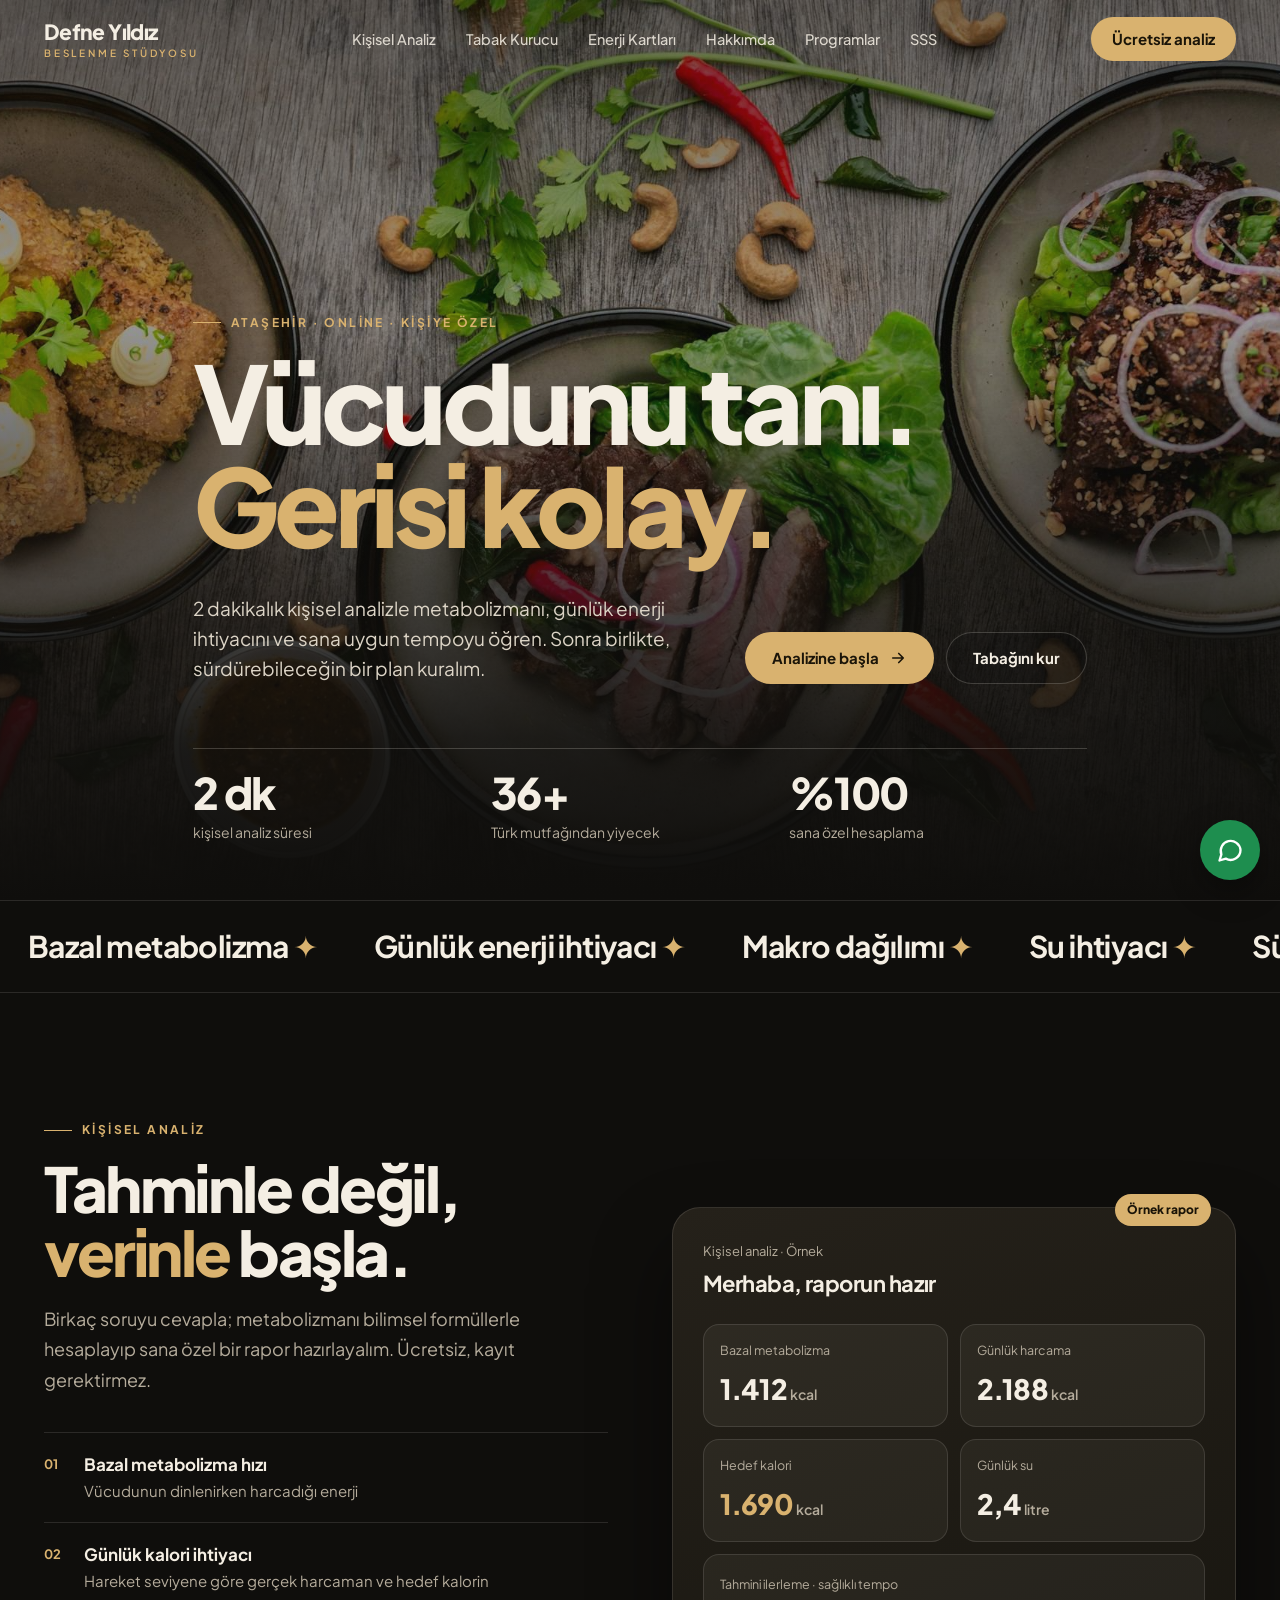
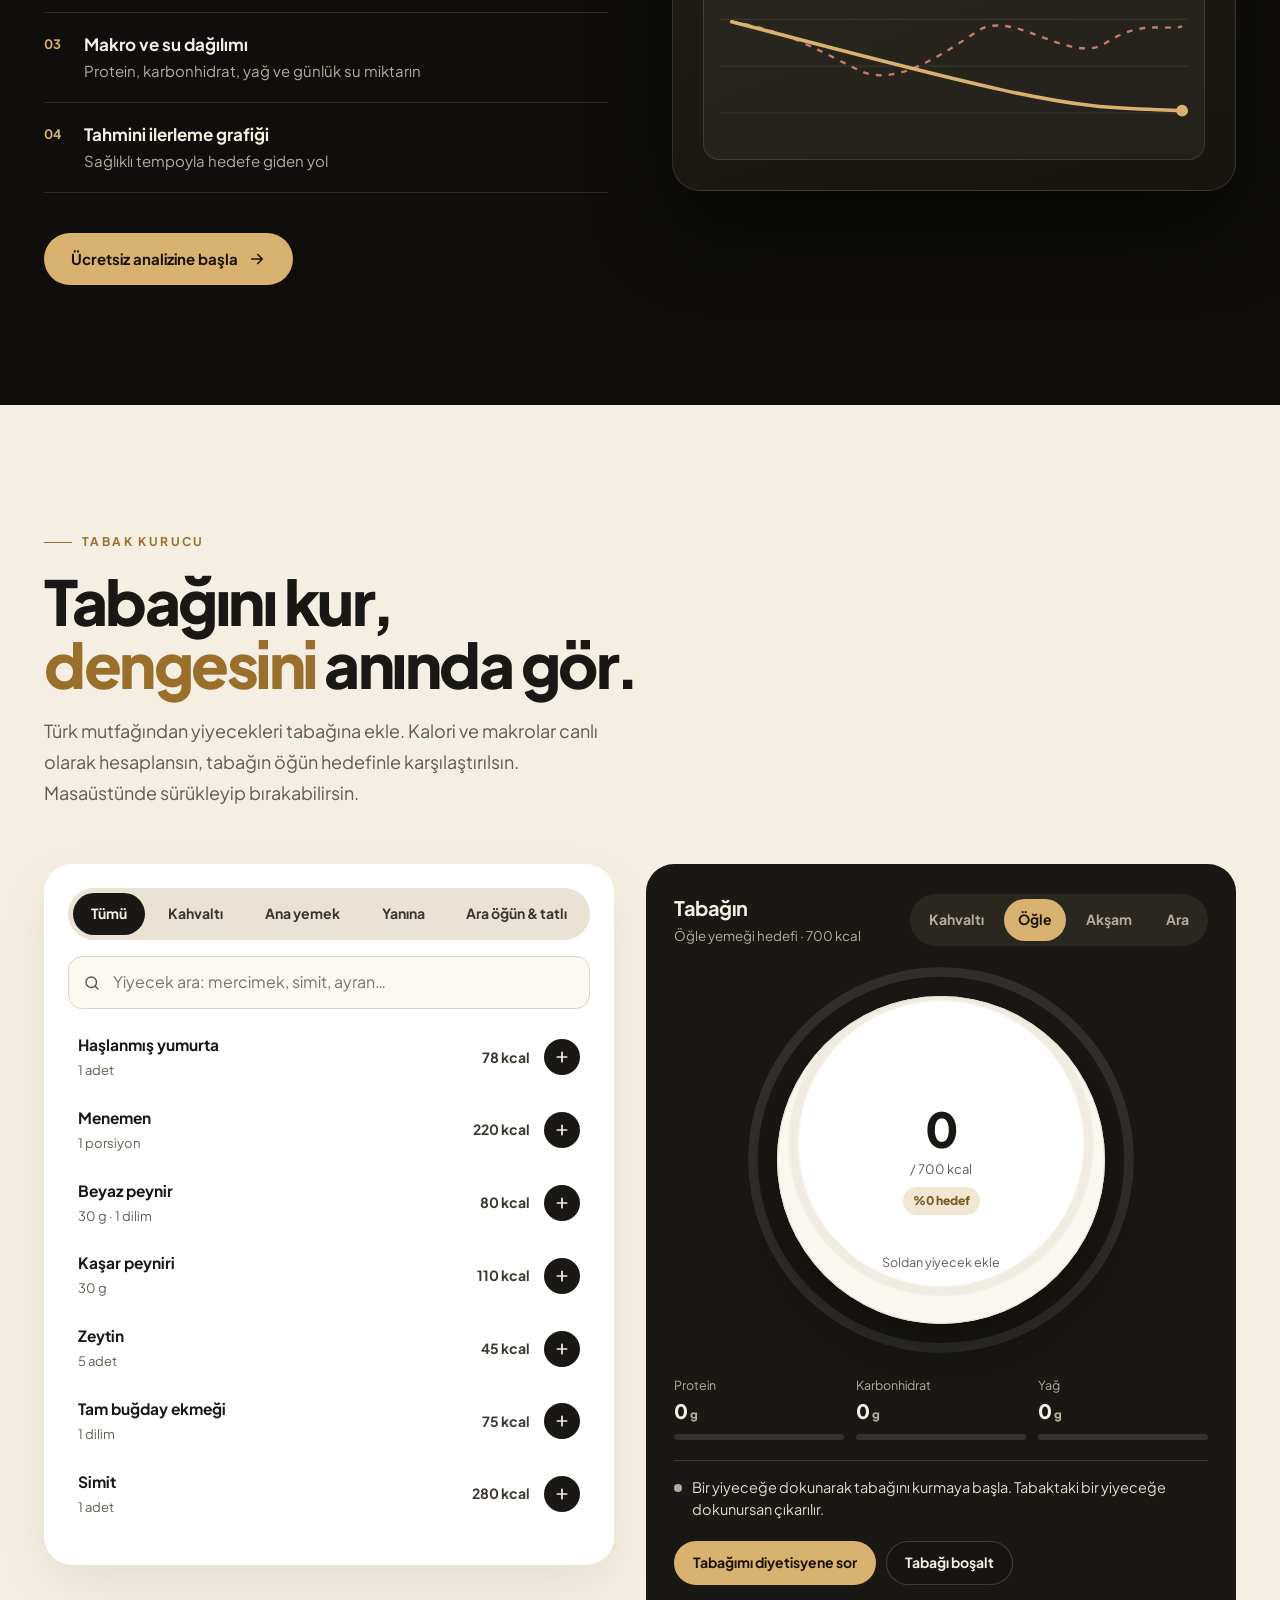
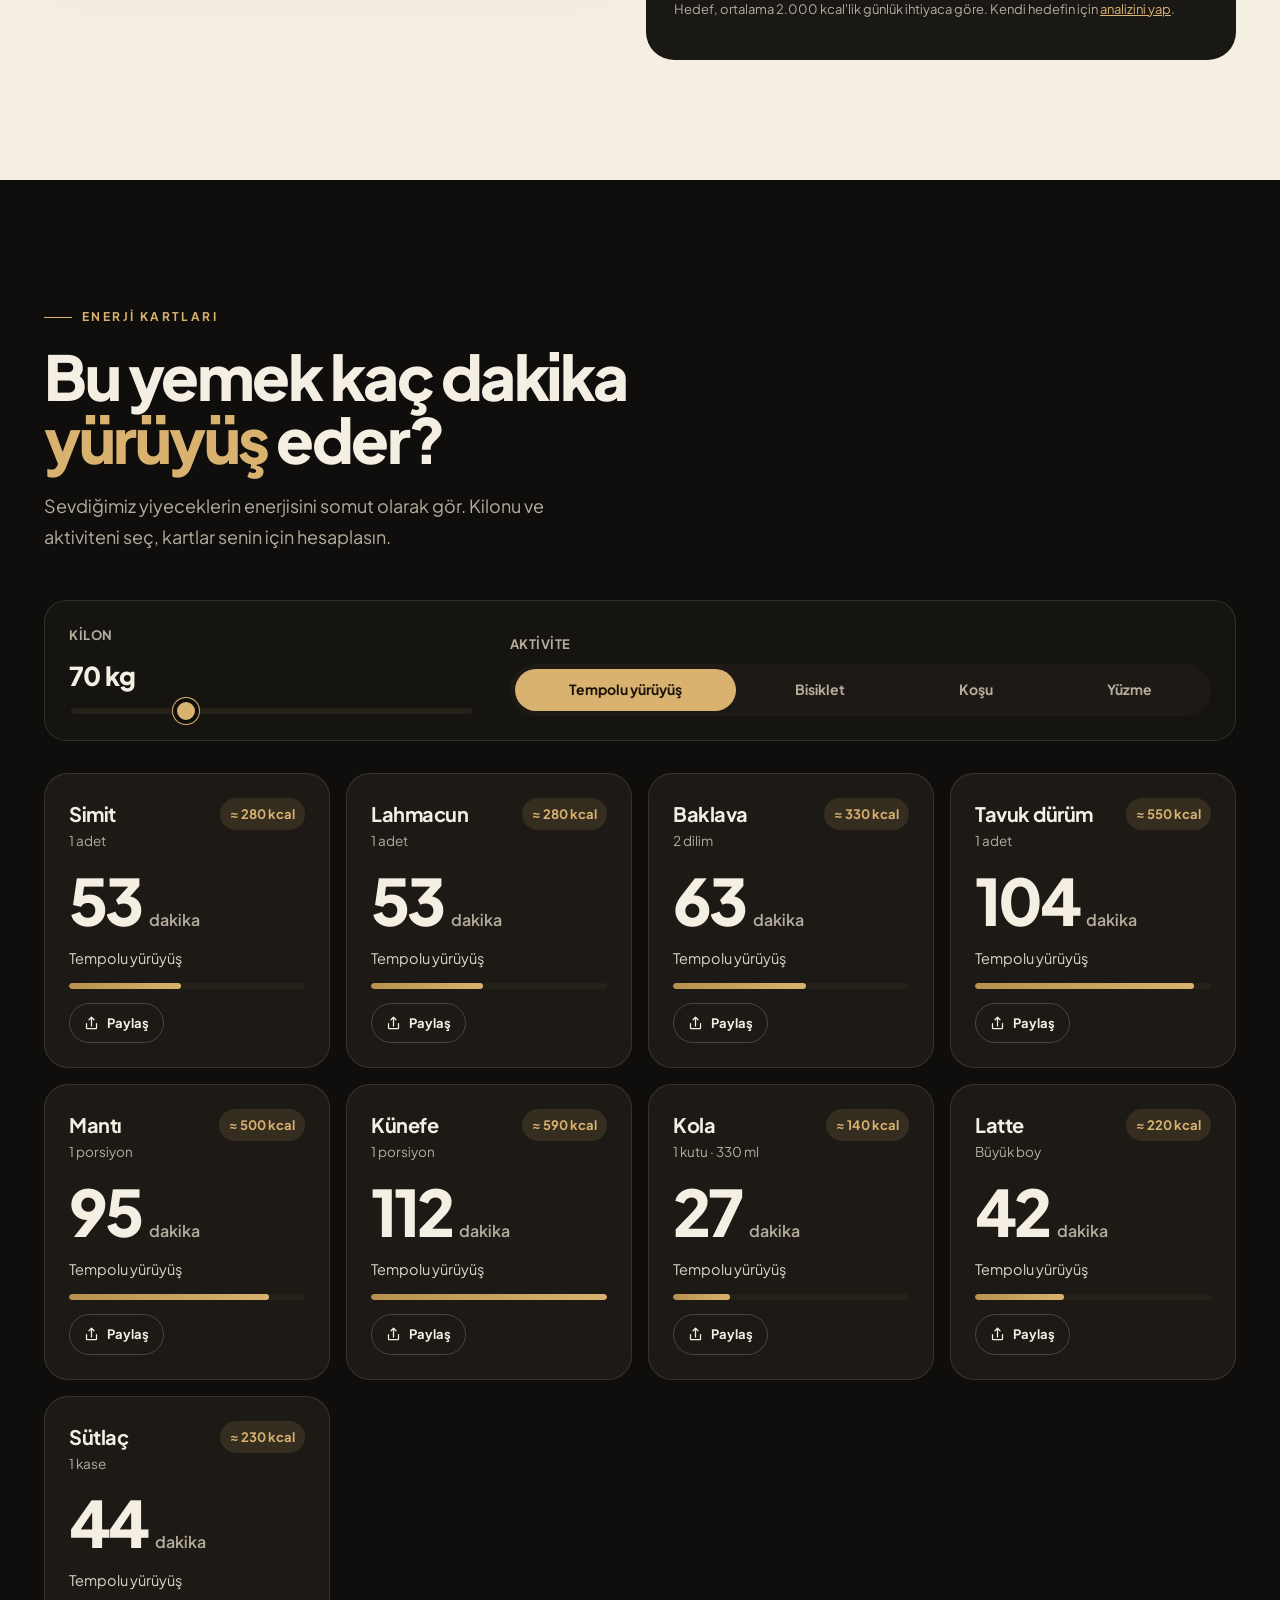
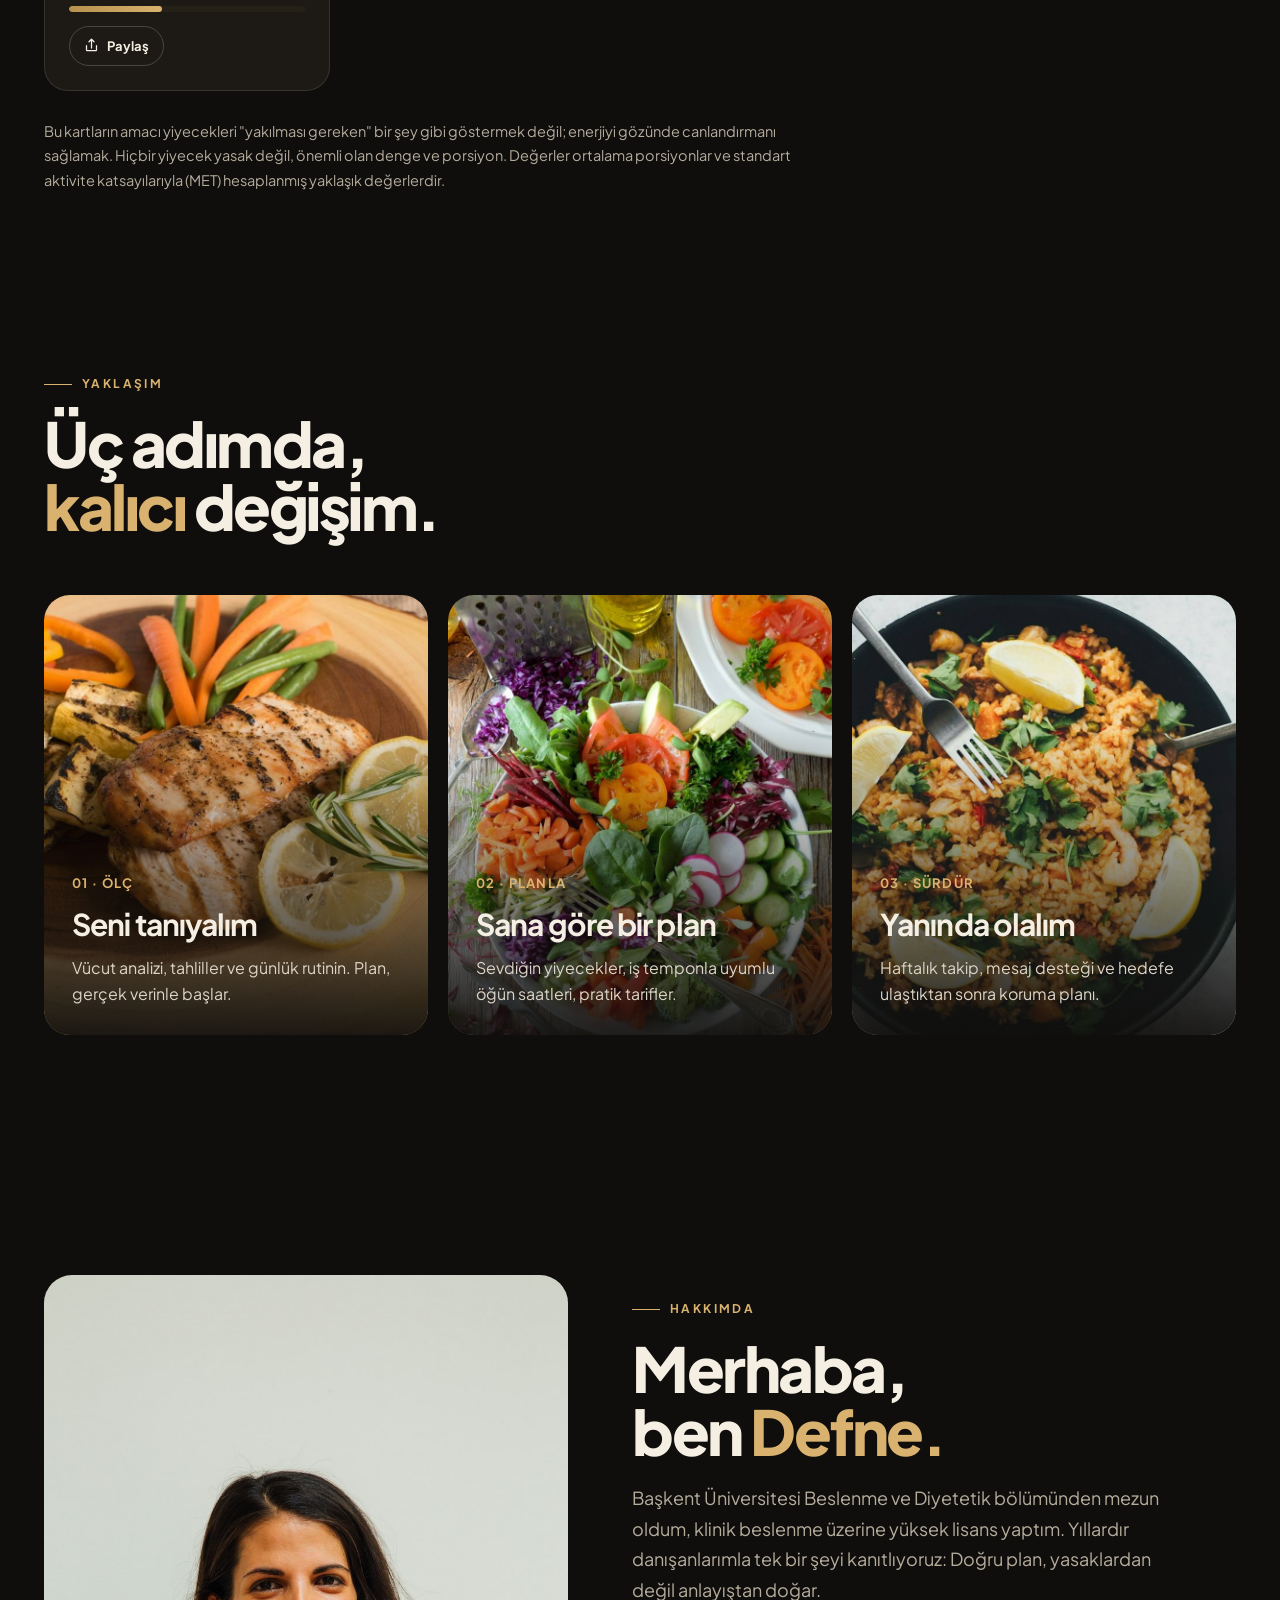
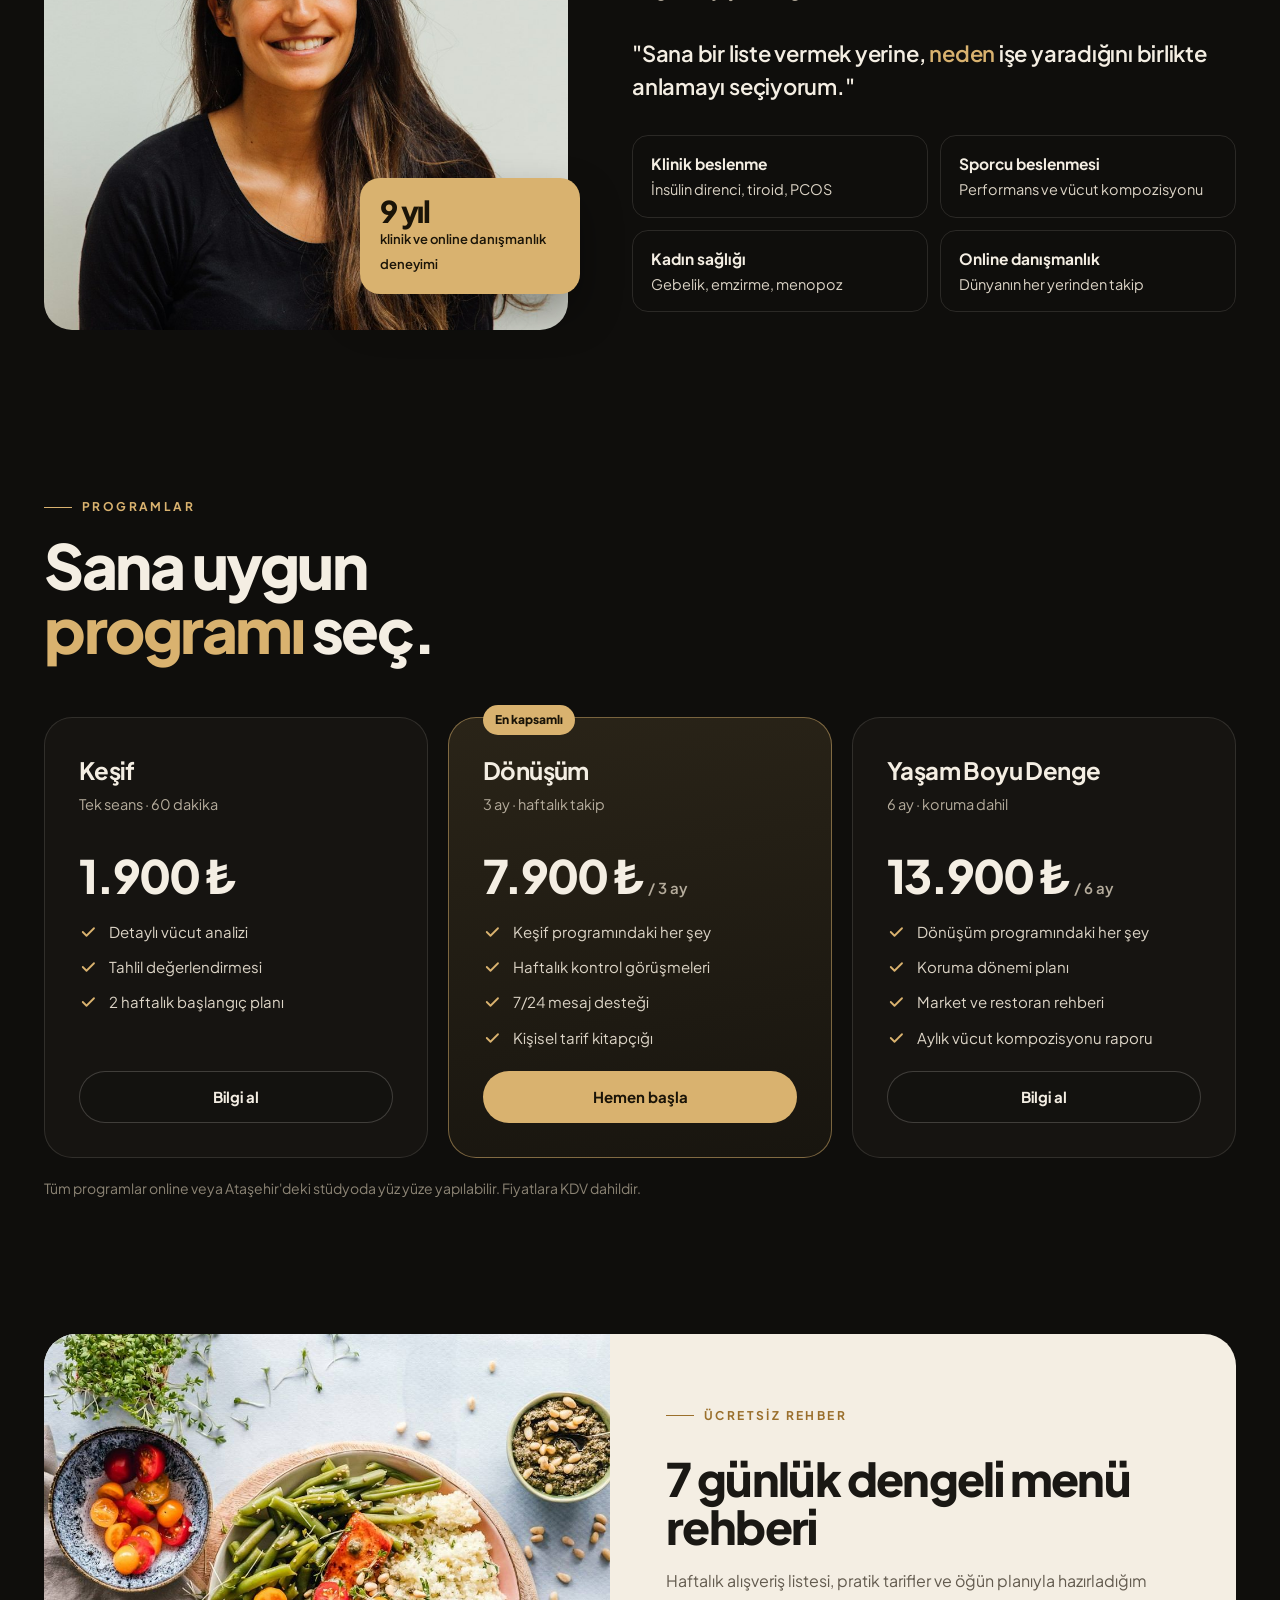
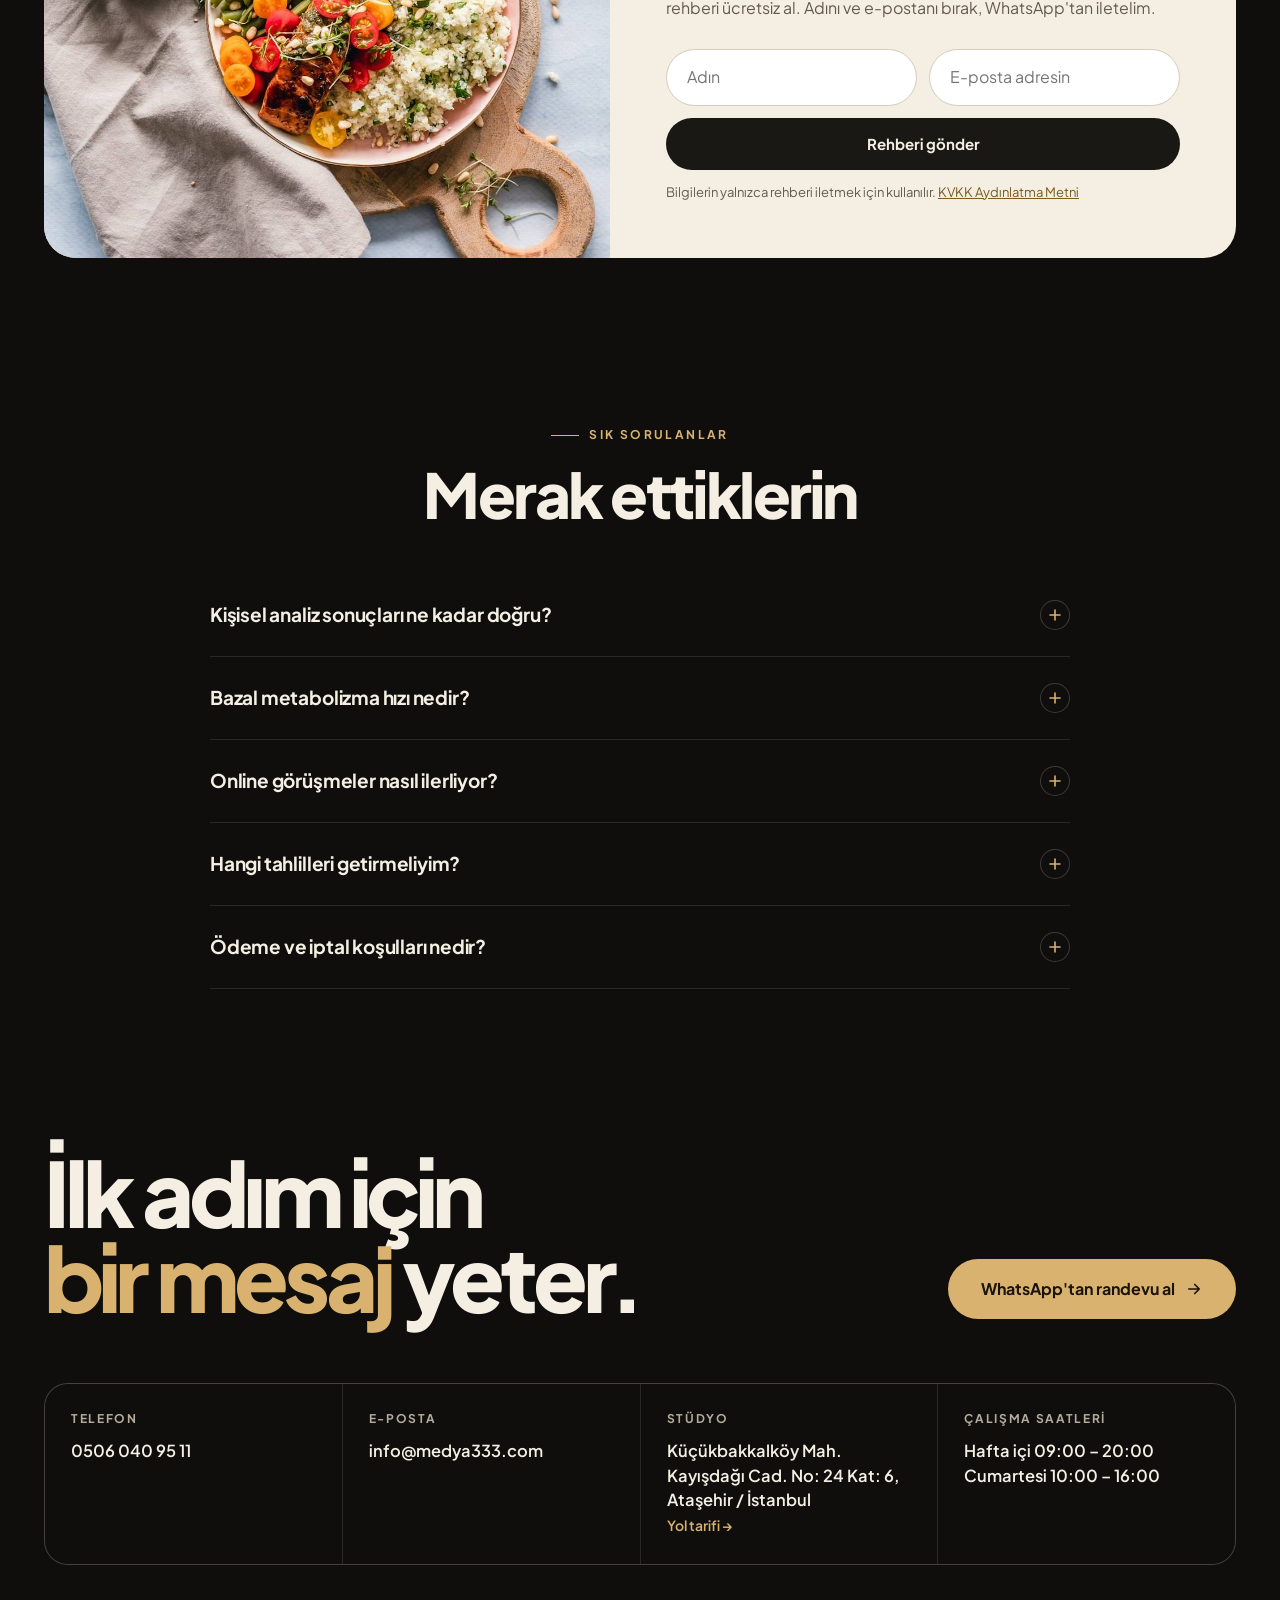
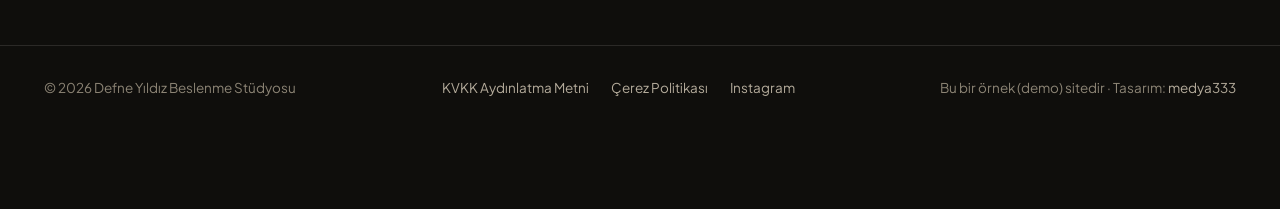
<file: index.html>
<!doctype html>
<html lang="tr">
<head>
<meta charset="utf-8">
<meta name="viewport" content="width=device-width, initial-scale=1, viewport-fit=cover">
<title>Dyt. Defne Yıldız · Beslenme Stüdyosu | Ataşehir &amp; Online</title>
<meta name="description" content="2 dakikalık kişisel analizle bazal metabolizma hızınızı, günlük kalori ihtiyacınızı ve size uygun tempoyu öğrenin. Ataşehir'de ve online premium beslenme danışmanlığı.">
<link rel="canonical" href="https://diyetisyen2.medya333.com/">
<meta property="og:type" content="website">
<meta property="og:title" content="Defne Yıldız Beslenme Stüdyosu · Vücudunu tanı, gerisi kolay.">
<meta property="og:description" content="Ücretsiz kişisel metabolizma analizi, Tabak Kurucu ve enerji kartları.">
<meta property="og:url" content="https://diyetisyen2.medya333.com/">
<meta property="og:image" content="https://diyetisyen2.medya333.com/img/og.jpg">
<meta property="og:locale" content="tr_TR">
<meta name="theme-color" content="#0F0E0C">
<link rel="icon" href="favicon.svg" type="image/svg+xml">
<link rel="preconnect" href="https://fonts.googleapis.com">
<link rel="preconnect" href="https://fonts.gstatic.com" crossorigin>
<link href="https://fonts.googleapis.com/css2?family=Plus+Jakarta+Sans:wght@400;500;600;700;800&display=swap" rel="stylesheet">
<link rel="preload" as="image" href="img/hero.jpg">
<link rel="stylesheet" href="css/style.css">
<script type="application/ld+json">
{"@context":"https://schema.org","@type":"Dietitian","name":"Dyt. Defne Yıldız · Beslenme Stüdyosu","url":"https://diyetisyen2.medya333.com/","telephone":"+905060409511","email":"info@medya333.com","image":"https://diyetisyen2.medya333.com/img/portre.jpg","address":{"@type":"PostalAddress","streetAddress":"Küçükbakkalköy Mah. Kayışdağı Cad. No: 24 Kat: 6","addressLocality":"Ataşehir","addressRegion":"İstanbul","addressCountry":"TR"},"openingHours":["Mo-Fr 09:00-20:00","Sa 10:00-16:00"]}
</script>
</head>
<body>

<header class="hdr" id="hdr">
<div class="wrap nav">
<a href="#" class="logo" aria-label="Defne Yıldız Beslenme Stüdyosu, ana sayfa"><b>Defne Yıldız</b><small>Beslenme Stüdyosu</small></a>
<nav class="menu" id="menu" aria-label="Ana menü">
<a href="#analiz">Kişisel Analiz</a>
<a href="#tabak">Tabak Kurucu</a>
<a href="#enerji">Enerji Kartları</a>
<a href="#hakkimda">Hakkımda</a>
<a href="#programlar">Programlar</a>
<a href="#sss">SSS</a>
</nav>
<button type="button" class="btn btn-gold" data-open-wiz>Ücretsiz analiz</button>
<button type="button" class="burger" id="burger" aria-label="Menüyü aç" aria-expanded="false" aria-controls="menu"><svg aria-hidden="true" width="20" height="20" viewBox="0 0 24 24" fill="none" stroke="#F4EEE3" stroke-width="2" stroke-linecap="round"><path d="M4 8h16M4 16h16"/></svg></button>
</div>
</header>

<main>
<!-- HERO -->
<section class="hero" aria-label="Giriş">
<div class="hero-bg"><img src="img/hero.jpg" alt="" width="1920" height="1200" fetchpriority="high"></div>
<div class="wrap">
<p class="eyebrow reveal-h">Ataşehir · Online · Kişiye özel</p>
<h1 class="reveal-h d1">Vücudunu tanı.<br><span>Gerisi kolay.</span></h1>
<div class="hero-sub reveal-h d2">
<p>2 dakikalık kişisel analizle metabolizmanı, günlük enerji ihtiyacını ve sana uygun tempoyu öğren. Sonra birlikte, sürdürebileceğin bir plan kuralım.</p>
<div class="hero-cta">
<button type="button" class="btn btn-gold" data-open-wiz>Analizine başla
<svg aria-hidden="true" width="18" height="18" viewBox="0 0 24 24" fill="none" stroke="currentColor" stroke-width="2.2" stroke-linecap="round" stroke-linejoin="round"><path d="M5 12h14M13 6l6 6-6 6"/></svg></button>
<a href="#tabak" class="btn btn-line">Tabağını kur</a>
</div>
</div>
<div class="hero-stats reveal-h d3">
<div><b><span data-count="2">0</span> dk</b><span>kişisel analiz süresi</span></div>
<div><b><span data-count="36">0</span>+</b><span>Türk mutfağından yiyecek</span></div>
<div><b>%<span data-count="100">0</span></b><span>sana özel hesaplama</span></div>
</div>
</div>
</section>

<div class="marquee" aria-hidden="true"><div class="marquee-track">
<span>Bazal metabolizma <i>✦</i></span><span>Günlük enerji ihtiyacı <i>✦</i></span><span>Makro dağılımı <i>✦</i></span><span>Su ihtiyacı <i>✦</i></span><span>Sürdürülebilir tempo <i>✦</i></span><span>Yasak yok, denge var <i>✦</i></span>
<span>Bazal metabolizma <i>✦</i></span><span>Günlük enerji ihtiyacı <i>✦</i></span><span>Makro dağılımı <i>✦</i></span><span>Su ihtiyacı <i>✦</i></span><span>Sürdürülebilir tempo <i>✦</i></span><span>Yasak yok, denge var <i>✦</i></span>
</div></div>

<!-- ANALIZ -->
<section id="analiz">
<div class="wrap split">
<div class="rv">
<p class="eyebrow">Kişisel Analiz</p>
<h2 class="h2">Tahminle değil,<br><em>verinle</em> başla.</h2>
<p class="lead">Birkaç soruyu cevapla; metabolizmanı bilimsel formüllerle hesaplayıp sana özel bir rapor hazırlayalım. Ücretsiz, kayıt gerektirmez.</p>
<ul class="feat-list">
<li><span class="n">01</span><div><b>Bazal metabolizma hızı</b><span>Vücudunun dinlenirken harcadığı enerji</span></div></li>
<li><span class="n">02</span><div><b>Günlük kalori ihtiyacı</b><span>Hareket seviyene göre gerçek harcaman ve hedef kalorin</span></div></li>
<li><span class="n">03</span><div><b>Makro ve su dağılımı</b><span>Protein, karbonhidrat, yağ ve günlük su miktarın</span></div></li>
<li><span class="n">04</span><div><b>Tahmini ilerleme grafiği</b><span>Sağlıklı tempoyla hedefe giden yol</span></div></li>
</ul>
<button type="button" class="btn btn-gold" data-open-wiz>Ücretsiz analizine başla
<svg aria-hidden="true" width="18" height="18" viewBox="0 0 24 24" fill="none" stroke="currentColor" stroke-width="2.2" stroke-linecap="round" stroke-linejoin="round"><path d="M5 12h14M13 6l6 6-6 6"/></svg></button>
</div>
<div class="rv d2">
<div class="preview" aria-label="Örnek rapor görünümü">
<span class="tag">Örnek rapor</span>
<div class="pv-top"><div><small>Kişisel analiz · Örnek</small><h3>Merhaba, raporun hazır</h3></div></div>
<div class="pv-grid">
<div class="pv-box"><small>Bazal metabolizma</small><b>1.412<i>kcal</i></b></div>
<div class="pv-box"><small>Günlük harcama</small><b>2.188<i>kcal</i></b></div>
<div class="pv-box"><small>Hedef kalori</small><b style="color:var(--gold)">1.690<i>kcal</i></b></div>
<div class="pv-box"><small>Günlük su</small><b>2,4<i>litre</i></b></div>
</div>
<div class="pv-chart"><small>Tahmini ilerleme · sağlıklı tempo</small>
<svg viewBox="0 0 400 120" role="img" aria-label="Örnek ilerleme grafiği: düzenli azalan bir çizgi ve dalgalanan şok diyet çizgisi">
<path d="M0 100H400M0 60H400M0 20H400" stroke="rgba(244,238,227,.08)"/>
<path d="M10 22 C 60 30, 90 50, 120 64 S 190 50, 220 30 S 300 60, 330 40 S 380 30, 395 26" fill="none" stroke="#E8977A" stroke-width="2" stroke-dasharray="5 6" opacity=".8"/>
<path d="M10 22 C 80 40, 160 62, 240 80 S 350 96, 395 98" fill="none" stroke="#D9B26F" stroke-width="3" stroke-linecap="round"/>
<circle cx="395" cy="98" r="5" fill="#D9B26F"/>
</svg></div>
</div>
</div>
</div>
</section>

<!-- TABAK KURUCU -->
<section id="tabak" class="paper">
<div class="wrap">
<div class="rv">
<p class="eyebrow">Tabak Kurucu</p>
<h2 class="h2">Tabağını kur,<br><em>dengesini</em> anında gör.</h2>
<p class="lead">Türk mutfağından yiyecekleri tabağına ekle. Kalori ve makrolar canlı olarak hesaplansın, tabağın öğün hedefinle karşılaştırılsın. Masaüstünde sürükleyip bırakabilirsin.</p>
</div>
<div class="pb">
<div class="pb-left rv">
<div class="seg" role="group" aria-label="Yiyecek kategorisi" id="cats"></div>
<div class="pb-search">
<svg aria-hidden="true" width="18" height="18" viewBox="0 0 24 24" fill="none" stroke="#635B4F" stroke-width="2" stroke-linecap="round"><circle cx="11" cy="11" r="7"/><path d="m20 20-3.5-3.5"/></svg>
<label class="sr" for="fsearch">Yiyecek ara</label>
<input id="fsearch" type="search" placeholder="Yiyecek ara: mercimek, simit, ayran…" autocomplete="off">
</div>
<div class="foods" id="foods" role="list"></div>
</div>
<div class="pb-right rv d2">
<div class="plate-card">
<div class="plate-head">
<div><h3 style="font-size:20px">Tabağın</h3><small id="mealLbl">Öğle yemeği hedefi</small></div>
<div class="seg dark" role="group" aria-label="Öğün" id="meals" style="background:#2A2620"></div>
</div>
<div class="plate-wrap">
<svg class="ring" viewBox="0 0 100 100" aria-hidden="true">
<circle cx="50" cy="50" r="47" fill="none" stroke="rgba(244,238,227,.1)" stroke-width="2.4"/>
<circle id="ringFill" cx="50" cy="50" r="47" fill="none" stroke="#D9B26F" stroke-width="2.4" stroke-linecap="round" stroke-dasharray="295.3" stroke-dashoffset="295.3" style="transition:stroke-dashoffset .6s cubic-bezier(.2,.7,.2,1),stroke .3s"/>
</svg>
<div class="plate" id="plate" aria-label="Tabak"></div>
<div class="plate-center" aria-live="polite"><b id="pKcal">0</b><small id="pTarget">/ 700 kcal</small><span class="pct" id="pPct">%0</span></div>
<div id="chips"></div>
<div class="empty-hint" id="emptyHint">Soldan yiyecek ekle</div>
</div>
<div class="macros">
<div class="mac"><small>Protein</small><b id="mP">0<i>g</i></b><div class="tr"><i id="bP" style="background:#9DBB92"></i></div></div>
<div class="mac"><small>Karbonhidrat</small><b id="mC">0<i>g</i></b><div class="tr"><i id="bC" style="background:#D9B26F"></i></div></div>
<div class="mac"><small>Yağ</small><b id="mF">0<i>g</i></b><div class="tr"><i id="bF" style="background:#E8977A"></i></div></div>
</div>
<div class="tips" id="pTips" aria-live="polite"></div>
<div class="plate-actions">
<button type="button" class="btn btn-gold" id="plateSend">Tabağımı diyetisyene sor</button>
<button type="button" class="btn btn-line" id="plateReset">Tabağı boşalt</button>
</div>
<p class="target-note" id="targetNote">Hedef, ortalama 2.000 kcal'lik günlük ihtiyaca göre. Kendi hedefin için <a href="#" data-open-wiz>analizini yap</a>.</p>
</div>
</div>
</div>
</div>
</section>

<!-- ENERJI KARTLARI -->
<section id="enerji">
<div class="wrap">
<div class="rv">
<p class="eyebrow">Enerji Kartları</p>
<h2 class="h2">Bu yemek kaç dakika<br><em>yürüyüş</em> eder?</h2>
<p class="lead">Sevdiğimiz yiyeceklerin enerjisini somut olarak gör. Kilonu ve aktiviteni seç, kartlar senin için hesaplasın.</p>
</div>
<div class="ec-ctrl rv">
<label for="ecW">Kilon <output id="ecWv">70 kg</output>
<input type="range" id="ecW" min="40" max="150" value="70" step="1"></label>
<div style="flex:2 1 420px;display:flex;flex-direction:column;gap:10px">
<span style="font-size:13px;font-weight:700;color:var(--muted);letter-spacing:.04em;text-transform:uppercase">Aktivite</span>
<div class="seg dark" role="group" aria-label="Aktivite türü" id="acts"></div>
</div>
</div>
<div class="ecards" id="ecards"></div>
<p class="ec-note">Bu kartların amacı yiyecekleri "yakılması gereken" bir şey gibi göstermek değil; enerjiyi gözünde canlandırmanı sağlamak. Hiçbir yiyecek yasak değil, önemli olan denge ve porsiyon. Değerler ortalama porsiyonlar ve standart aktivite katsayılarıyla (MET) hesaplanmış yaklaşık değerlerdir.</p>
</div>
</section>

<!-- YAKLASIM -->
<section style="padding-top:40px">
<div class="wrap">
<div class="rv"><p class="eyebrow">Yaklaşım</p><h2 class="h2">Üç adımda,<br><em>kalıcı</em> değişim.</h2></div>
<div class="appr">
<article class="ap rv"><img src="img/y1.jpg" alt="Izgara tavuk ve sebzeler" loading="lazy" width="800" height="1000"><span class="n">01 · ÖLÇ</span><h3>Seni tanıyalım</h3><p>Vücut analizi, tahliller ve günlük rutinin. Plan, gerçek verinle başlar.</p></article>
<article class="ap rv d1"><img src="img/y2.jpg" alt="Renkli taze salata malzemeleri" loading="lazy" width="800" height="1000"><span class="n">02 · PLANLA</span><h3>Sana göre bir plan</h3><p>Sevdiğin yiyecekler, iş temponla uyumlu öğün saatleri, pratik tarifler.</p></article>
<article class="ap rv d2"><img src="img/y3.jpg" alt="Tavada sebzeli pilav" loading="lazy" width="800" height="1000"><span class="n">03 · SÜRDÜR</span><h3>Yanında olalım</h3><p>Haftalık takip, mesaj desteği ve hedefe ulaştıktan sonra koruma planı.</p></article>
</div>
</div>
</section>

<!-- HAKKIMDA -->
<section id="hakkimda">
<div class="wrap about">
<div class="about-img rv">
<img src="img/portre.jpg" alt="Diyetisyen Defne Yıldız" width="900" height="1125" loading="lazy">
<div class="badge"><b>9 yıl</b><span>klinik ve online danışmanlık deneyimi</span></div>
</div>
<div class="about-txt rv d2">
<p class="eyebrow">Hakkımda</p>
<h2 class="h2">Merhaba,<br>ben <em>Defne.</em></h2>
<p class="lead">Başkent Üniversitesi Beslenme ve Diyetetik bölümünden mezun oldum, klinik beslenme üzerine yüksek lisans yaptım. Yıllardır danışanlarımla tek bir şeyi kanıtlıyoruz: Doğru plan, yasaklardan değil anlayıştan doğar.</p>
<p class="quote">"Sana bir liste vermek yerine, <span>neden</span> işe yaradığını birlikte anlamayı seçiyorum."</p>
<ul class="creds">
<li><b>Klinik beslenme</b>İnsülin direnci, tiroid, PCOS</li>
<li><b>Sporcu beslenmesi</b>Performans ve vücut kompozisyonu</li>
<li><b>Kadın sağlığı</b>Gebelik, emzirme, menopoz</li>
<li><b>Online danışmanlık</b>Dünyanın her yerinden takip</li>
</ul>
</div>
</div>
</section>

<!-- PROGRAMLAR -->
<section id="programlar" style="padding-top:40px">
<div class="wrap">
<div class="rv"><p class="eyebrow">Programlar</p><h2 class="h2">Sana uygun<br><em>programı</em> seç.</h2></div>
<div class="progs">
<div class="prog rv">
<div><h3>Keşif</h3><p class="dur">Tek seans · 60 dakika</p></div>
<div class="price">1.900 ₺</div>
<ul>
<li><svg aria-hidden="true" width="18" height="18" viewBox="0 0 24 24" fill="none" stroke="#D9B26F" stroke-width="2.4" stroke-linecap="round" stroke-linejoin="round"><path d="M5 12l5 5L20 7"/></svg>Detaylı vücut analizi</li>
<li><svg aria-hidden="true" width="18" height="18" viewBox="0 0 24 24" fill="none" stroke="#D9B26F" stroke-width="2.4" stroke-linecap="round" stroke-linejoin="round"><path d="M5 12l5 5L20 7"/></svg>Tahlil değerlendirmesi</li>
<li><svg aria-hidden="true" width="18" height="18" viewBox="0 0 24 24" fill="none" stroke="#D9B26F" stroke-width="2.4" stroke-linecap="round" stroke-linejoin="round"><path d="M5 12l5 5L20 7"/></svg>2 haftalık başlangıç planı</li>
</ul>
<a class="btn btn-line" href="#" data-wa="Keşif programı hakkında bilgi almak istiyorum.">Bilgi al</a>
</div>
<div class="prog hi rv d1">
<div><h3>Dönüşüm</h3><p class="dur">3 ay · haftalık takip</p></div>
<div class="price">7.900 ₺ <small>/ 3 ay</small></div>
<ul>
<li><svg aria-hidden="true" width="18" height="18" viewBox="0 0 24 24" fill="none" stroke="#D9B26F" stroke-width="2.4" stroke-linecap="round" stroke-linejoin="round"><path d="M5 12l5 5L20 7"/></svg>Keşif programındaki her şey</li>
<li><svg aria-hidden="true" width="18" height="18" viewBox="0 0 24 24" fill="none" stroke="#D9B26F" stroke-width="2.4" stroke-linecap="round" stroke-linejoin="round"><path d="M5 12l5 5L20 7"/></svg>Haftalık kontrol görüşmeleri</li>
<li><svg aria-hidden="true" width="18" height="18" viewBox="0 0 24 24" fill="none" stroke="#D9B26F" stroke-width="2.4" stroke-linecap="round" stroke-linejoin="round"><path d="M5 12l5 5L20 7"/></svg>7/24 mesaj desteği</li>
<li><svg aria-hidden="true" width="18" height="18" viewBox="0 0 24 24" fill="none" stroke="#D9B26F" stroke-width="2.4" stroke-linecap="round" stroke-linejoin="round"><path d="M5 12l5 5L20 7"/></svg>Kişisel tarif kitapçığı</li>
</ul>
<a class="btn btn-gold" href="#" data-wa="Dönüşüm programı hakkında bilgi almak istiyorum.">Hemen başla</a>
</div>
<div class="prog rv d2">
<div><h3>Yaşam Boyu Denge</h3><p class="dur">6 ay · koruma dahil</p></div>
<div class="price">13.900 ₺ <small>/ 6 ay</small></div>
<ul>
<li><svg aria-hidden="true" width="18" height="18" viewBox="0 0 24 24" fill="none" stroke="#D9B26F" stroke-width="2.4" stroke-linecap="round" stroke-linejoin="round"><path d="M5 12l5 5L20 7"/></svg>Dönüşüm programındaki her şey</li>
<li><svg aria-hidden="true" width="18" height="18" viewBox="0 0 24 24" fill="none" stroke="#D9B26F" stroke-width="2.4" stroke-linecap="round" stroke-linejoin="round"><path d="M5 12l5 5L20 7"/></svg>Koruma dönemi planı</li>
<li><svg aria-hidden="true" width="18" height="18" viewBox="0 0 24 24" fill="none" stroke="#D9B26F" stroke-width="2.4" stroke-linecap="round" stroke-linejoin="round"><path d="M5 12l5 5L20 7"/></svg>Market ve restoran rehberi</li>
<li><svg aria-hidden="true" width="18" height="18" viewBox="0 0 24 24" fill="none" stroke="#D9B26F" stroke-width="2.4" stroke-linecap="round" stroke-linejoin="round"><path d="M5 12l5 5L20 7"/></svg>Aylık vücut kompozisyonu raporu</li>
</ul>
<a class="btn btn-line" href="#" data-wa="Yaşam Boyu Denge programı hakkında bilgi almak istiyorum.">Bilgi al</a>
</div>
</div>
<p class="prog-note">Tüm programlar online veya Ataşehir'deki stüdyoda yüz yüze yapılabilir. Fiyatlara KDV dahildir.</p>
</div>
</section>

<!-- REHBER -->
<section style="padding-top:0">
<div class="wrap">
<div class="guide rv">
<div class="guide-img"><img src="img/rehber.jpg" alt="Dengeli bir öğün kasesi" loading="lazy" width="1000" height="1000"></div>
<div class="guide-txt">
<p class="eyebrow">Ücretsiz rehber</p>
<h2>7 günlük dengeli menü rehberi</h2>
<p>Haftalık alışveriş listesi, pratik tarifler ve öğün planıyla hazırladığım rehberi ücretsiz al. Adını ve e-postanı bırak, WhatsApp'tan iletelim.</p>
<form class="gform" id="gform" novalidate>
<div class="row">
<label class="sr" for="gAd">Adın</label><input id="gAd" type="text" placeholder="Adın" autocomplete="given-name" required>
<label class="sr" for="gMail">E-posta adresin</label><input id="gMail" type="email" placeholder="E-posta adresin" autocomplete="email" required>
</div>
<button type="submit" class="btn btn-ink">Rehberi gönder</button>
<small>Bilgilerin yalnızca rehberi iletmek için kullanılır. <a href="kvkk.html" style="color:#7A5A1F">KVKK Aydınlatma Metni</a></small>
<div class="ok" id="gOk" role="status">Teşekkürler! WhatsApp'ta açılan mesajı gönderdiğinde rehberin iletilecek.</div>
</form>
</div>
</div>
</div>
</section>

<!-- SSS -->
<section id="sss" style="padding-top:40px">
<div class="wrap">
<div class="rv" style="text-align:center"><p class="eyebrow">Sık sorulanlar</p><h2 class="h2">Merak ettiklerin</h2></div>
<div class="faq">
<details><summary>Kişisel analiz sonuçları ne kadar doğru?</summary><p>Analiz, bilimsel olarak en çok kullanılan Mifflin-St Jeor formülüne ve standart aktivite katsayılarına dayanır. Sonuçlar iyi bir başlangıç noktasıdır; ancak vücut kompozisyonu, hormonlar ve sağlık durumun hesaba katılmadığı için kişisel değerlendirmenin yerini tutmaz.</p></details>
<details><summary>Bazal metabolizma hızı nedir?</summary><p>Vücudunun hiç hareket etmeden, sadece nefes alma, kalp atışı ve vücut ısısını koruma gibi temel işlevler için harcadığı enerjidir. Günlük toplam harcaman, bu değerin üzerine hareketlerinle harcadığın enerjinin eklenmesiyle bulunur.</p></details>
<details><summary>Online görüşmeler nasıl ilerliyor?</summary><p>Görüntülü görüşmeyle tanışıyor, tahlillerini dijital olarak paylaşıyorsun. Planın ve takip mesajların telefonuna geliyor; haftalık kontrollerimizi yine online yapıyoruz.</p></details>
<details><summary>Hangi tahlilleri getirmeliyim?</summary><p>Son 3 ay içindeki hemogram, açlık kan şekeri, insülin, lipid profili, tiroid (TSH) ve B12, D vitamini, ferritin değerlerin yeterlidir. Eksiklerin varsa ilk görüşmede birlikte planlarız.</p></details>
<details><summary>Ödeme ve iptal koşulları nedir?</summary><p>Ödemeyi havale/EFT veya kredi kartıyla yapabilirsin. Randevunu 24 saat öncesine kadar ücretsiz olarak değiştirebilirsin.</p></details>
</div>
</div>
</section>

<!-- ILETISIM -->
<section id="iletisim" style="padding-top:40px;padding-bottom:80px">
<div class="wrap">
<div class="contact rv">
<h2>İlk adım için<br><span>bir mesaj</span> yeter.</h2>
<a class="btn btn-gold" href="#" data-wa="Merhaba, randevu almak istiyorum." style="min-height:60px;padding:0 32px;font-size:16px">WhatsApp'tan randevu al
<svg aria-hidden="true" width="18" height="18" viewBox="0 0 24 24" fill="none" stroke="currentColor" stroke-width="2.2" stroke-linecap="round" stroke-linejoin="round"><path d="M5 12h14M13 6l6 6-6 6"/></svg></a>
</div>
<div class="cinfo rv">
<div><small>Telefon</small><a href="tel:+905060409511">0506 040 95 11</a></div>
<div><small>E-posta</small><a href="mailto:info@medya333.com">info@medya333.com</a></div>
<div><small>Stüdyo</small><span>Küçükbakkalköy Mah. Kayışdağı Cad. No: 24 Kat: 6, Ataşehir / İstanbul</span><br><a href="https://www.google.com/maps/search/?api=1&query=K%C3%BC%C3%A7%C3%BCkbakkalk%C3%B6y+Ata%C5%9Fehir+%C4%B0stanbul" target="_blank" rel="noopener" style="color:var(--gold);font-size:14px">Yol tarifi →</a></div>
<div><small>Çalışma saatleri</small><span>Hafta içi 09:00 – 20:00<br>Cumartesi 10:00 – 16:00</span></div>
</div>
</div>
</section>
</main>

<footer>
<div class="wrap">
<span>© <span id="yil">2026</span> Defne Yıldız Beslenme Stüdyosu</span>
<nav aria-label="Alt menü"><a href="kvkk.html">KVKK Aydınlatma Metni</a><a href="kvkk.html#cerez">Çerez Politikası</a><a href="https://instagram.com" target="_blank" rel="noopener">Instagram</a></nav>
<span>Bu bir örnek (demo) sitedir · Tasarım: <a href="https://medya333.com">medya333</a></span>
</div>
</footer>

<a class="wa" href="#" data-wa="Merhaba, bilgi almak istiyorum." aria-label="WhatsApp ile yaz"><svg aria-hidden="true" width="28" height="28" viewBox="0 0 24 24" fill="none" stroke="#fff" stroke-width="2" stroke-linecap="round" stroke-linejoin="round"><path d="M21 12a8.5 8.5 0 0 1-12.6 7.4L3 21l1.6-5.2A8.5 8.5 0 1 1 21 12z"/></svg></a>
<div class="toast" id="toast" role="status" aria-live="polite"></div>

<!-- WIZARD -->
<div class="wiz" id="wiz" role="dialog" aria-modal="true" aria-labelledby="wizTitle">
<div class="wiz-top">
<button type="button" class="wiz-back" id="wizBack" aria-label="Geri"><svg aria-hidden="true" width="18" height="18" viewBox="0 0 24 24" fill="none" stroke="#F4EEE3" stroke-width="2" stroke-linecap="round" stroke-linejoin="round"><path d="M15 6l-6 6 6 6"/></svg></button>
<div class="logo" style="align-items:center"><b>Kişisel Analiz</b><small id="wizCount">Defne Yıldız</small></div>
<button type="button" class="wiz-x" id="wizClose" aria-label="Analizi kapat"><svg aria-hidden="true" width="18" height="18" viewBox="0 0 24 24" fill="none" stroke="#F4EEE3" stroke-width="2" stroke-linecap="round"><path d="M6 6l12 12M18 6 6 18"/></svg></button>
</div>
<div class="wiz-prog"><i id="wizBar"></i></div>
<div class="wiz-body" id="wizBody"></div>
<div class="wiz-foot" id="wizFoot"><button type="button" class="btn btn-gold" id="wizNext">Devam et</button></div>
</div>

<script src="js/data.js"></script>
<script src="js/app.js"></script>
</body>
</html>
</file>
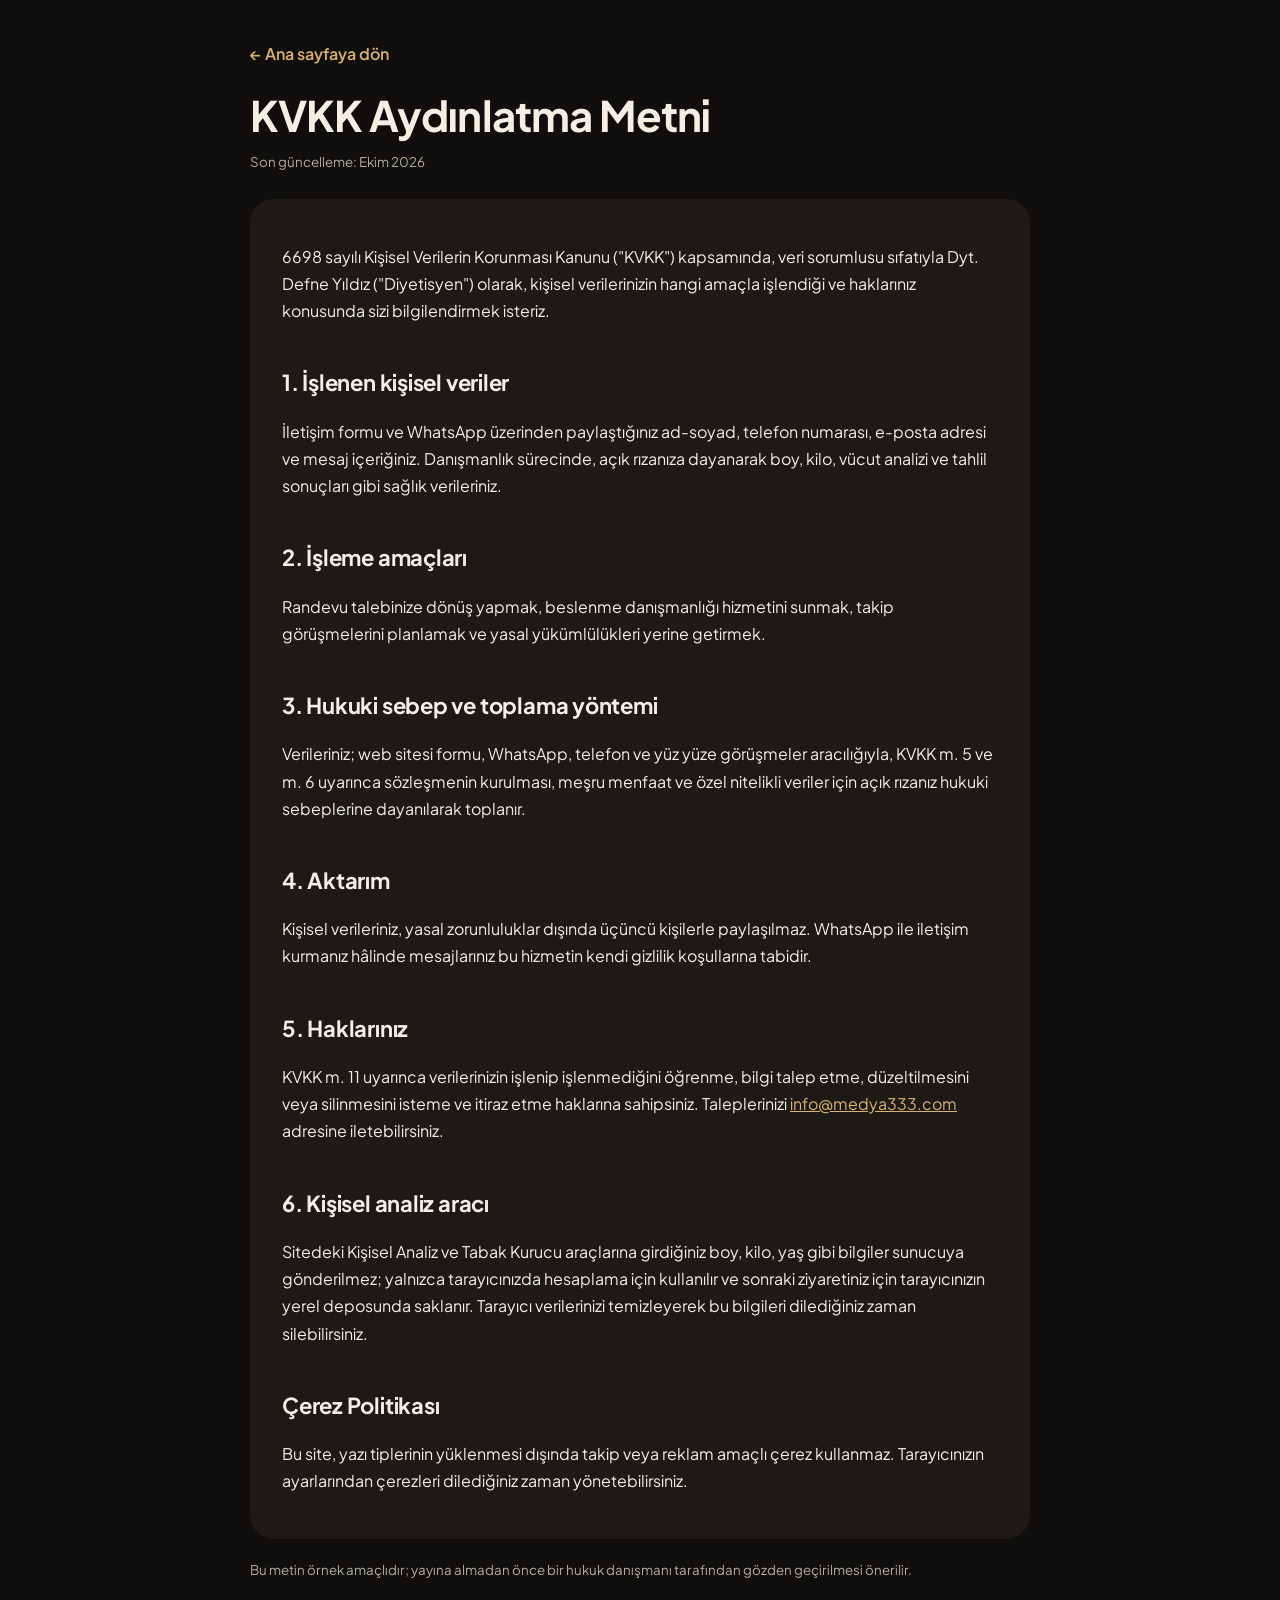
<file: kvkk.html>
<!doctype html>
<html lang="tr">
<head>
<meta charset="utf-8">
<meta name="viewport" content="width=device-width, initial-scale=1">
<title>KVKK Aydınlatma Metni ve Çerez Politikası | Defne Yıldız Beslenme Stüdyosu</title>
<meta name="robots" content="noindex">
<link rel="icon" href="favicon.svg" type="image/svg+xml">
<link href="https://fonts.googleapis.com/css2?family=Plus+Jakarta+Sans:wght@400;600;700&display=swap" rel="stylesheet">
<style>
body{margin:0;font-family:'Plus Jakarta Sans',system-ui,sans-serif;color:#F4EEE3;background:#0F0E0C;line-height:1.7}
.wrap{max-width:780px;margin:0 auto;padding:40px 24px 80px}
a{color:#D9B26F}
h1{font-size:clamp(30px,5vw,42px);line-height:1.15;letter-spacing:-.02em;margin:24px 0 8px}
h2{font-size:22px;letter-spacing:-.01em;margin:40px 0 8px}
.back{font-weight:600;text-decoration:none}
.box{background:#1D1A16;border-radius:24px;padding:28px 32px;margin-top:24px}
small{color:#B5AC9C}
</style>
</head>
<body>
<div class="wrap">
<a class="back" href="./">← Ana sayfaya dön</a>
<h1>KVKK Aydınlatma Metni</h1>
<small>Son güncelleme: Ekim 2026</small>
<div class="box">
<p>6698 sayılı Kişisel Verilerin Korunması Kanunu ("KVKK") kapsamında, veri sorumlusu sıfatıyla Dyt. Defne Yıldız ("Diyetisyen") olarak, kişisel verilerinizin hangi amaçla işlendiği ve haklarınız konusunda sizi bilgilendirmek isteriz.</p>
<h2>1. İşlenen kişisel veriler</h2>
<p>İletişim formu ve WhatsApp üzerinden paylaştığınız ad-soyad, telefon numarası, e-posta adresi ve mesaj içeriğiniz. Danışmanlık sürecinde, açık rızanıza dayanarak boy, kilo, vücut analizi ve tahlil sonuçları gibi sağlık verileriniz.</p>
<h2>2. İşleme amaçları</h2>
<p>Randevu talebinize dönüş yapmak, beslenme danışmanlığı hizmetini sunmak, takip görüşmelerini planlamak ve yasal yükümlülükleri yerine getirmek.</p>
<h2>3. Hukuki sebep ve toplama yöntemi</h2>
<p>Verileriniz; web sitesi formu, WhatsApp, telefon ve yüz yüze görüşmeler aracılığıyla, KVKK m. 5 ve m. 6 uyarınca sözleşmenin kurulması, meşru menfaat ve özel nitelikli veriler için açık rızanız hukuki sebeplerine dayanılarak toplanır.</p>
<h2>4. Aktarım</h2>
<p>Kişisel verileriniz, yasal zorunluluklar dışında üçüncü kişilerle paylaşılmaz. WhatsApp ile iletişim kurmanız hâlinde mesajlarınız bu hizmetin kendi gizlilik koşullarına tabidir.</p>
<h2>5. Haklarınız</h2>
<p>KVKK m. 11 uyarınca verilerinizin işlenip işlenmediğini öğrenme, bilgi talep etme, düzeltilmesini veya silinmesini isteme ve itiraz etme haklarına sahipsiniz. Taleplerinizi <a href="mailto:info@medya333.com">info@medya333.com</a> adresine iletebilirsiniz.</p>
<h2>6. Kişisel analiz aracı</h2>
<p>Sitedeki Kişisel Analiz ve Tabak Kurucu araçlarına girdiğiniz boy, kilo, yaş gibi bilgiler sunucuya gönderilmez; yalnızca tarayıcınızda hesaplama için kullanılır ve sonraki ziyaretiniz için tarayıcınızın yerel deposunda saklanır. Tarayıcı verilerinizi temizleyerek bu bilgileri dilediğiniz zaman silebilirsiniz.</p>
<h2 id="cerez">Çerez Politikası</h2>
<p>Bu site, yazı tiplerinin yüklenmesi dışında takip veya reklam amaçlı çerez kullanmaz. Tarayıcınızın ayarlarından çerezleri dilediğiniz zaman yönetebilirsiniz.</p>
</div>
<p><small>Bu metin örnek amaçlıdır; yayına almadan önce bir hukuk danışmanı tarafından gözden geçirilmesi önerilir.</small></p>
</div>
</body>
</html>
</file>
<file: css/style.css>
:root{
  --bg:#0F0E0C;--bg2:#161411;--card:#1D1A16;--card2:#252119;--line:rgba(244,238,227,.12);--line2:rgba(244,238,227,.2);
  --text:#F4EEE3;--muted:#B5AC9C;--dim:#8C8475;
  --gold:#D9B26F;--gold-l:#E8CB93;--gold-d:#B8914E;
  --sage:#9DBB92;--coral:#E8977A;--sky:#8FB3D9;
  --paper:#F4EEE3;--paper2:#EAE2D3;--ink:#1A1814;--ink2:#3B362E;--ink-m:#635B4F;
  --r:22px;--max:1240px;
}
*{box-sizing:border-box}
html{scroll-behavior:smooth;scroll-padding-top:80px}
body{margin:0;background:var(--bg);color:var(--text);font-family:'Plus Jakarta Sans',system-ui,sans-serif;font-size:16px;line-height:1.55;-webkit-font-smoothing:antialiased;overflow-x:hidden}
body.lock{overflow:hidden}
img{max-width:100%;height:auto;display:block}
a{color:var(--gold)}a:hover{color:var(--gold-l)}
h1,h2,h3,h4{margin:0;letter-spacing:-.025em;font-weight:700}
button{font:inherit;color:inherit}
:focus-visible{outline:2px solid var(--gold);outline-offset:3px}
.wrap{max-width:var(--max);margin:0 auto;padding:0 24px}
.eyebrow{display:inline-flex;align-items:center;gap:10px;font-size:12px;font-weight:700;letter-spacing:.2em;text-transform:uppercase;color:var(--gold);margin:0 0 18px}
.eyebrow:before{content:"";width:28px;height:1px;background:currentColor}
.h2{font-size:clamp(34px,5vw,62px);line-height:1.02;letter-spacing:-.04em;font-weight:800}
.h2 em{font-style:normal;color:var(--gold)}
.lead{font-size:18px;line-height:1.7;color:var(--muted);margin:20px 0 0;max-width:560px}
section{position:relative;padding:120px 0}
.btn{display:inline-flex;align-items:center;justify-content:center;gap:10px;min-height:52px;padding:0 26px;border-radius:999px;font-weight:700;font-size:15px;text-decoration:none;cursor:pointer;border:1.5px solid transparent;transition:transform .2s,background .2s,border-color .2s,color .2s;white-space:nowrap}
.btn:active{transform:scale(.98)}
.btn-gold{background:var(--gold);color:#1A1408}.btn-gold:hover{background:var(--gold-l);color:#1A1408}
.btn-line{border-color:var(--line2);color:var(--text);background:rgba(15,14,12,.25)}.btn-line:hover{border-color:var(--gold);color:var(--gold)}
.btn-ink{background:var(--ink);color:var(--paper)}.btn-ink:hover{background:#000;color:var(--paper)}
.btn svg{flex:0 0 auto}
.sr{position:absolute;width:1px;height:1px;overflow:hidden;clip:rect(0 0 0 0);white-space:nowrap}

/* ---------- header ---------- */
.hdr{position:fixed;top:0;left:0;right:0;z-index:80;transition:background .3s,border-color .3s,backdrop-filter .3s;border-bottom:1px solid transparent}
.hdr.solid{background:rgba(15,14,12,.86);backdrop-filter:blur(14px);-webkit-backdrop-filter:blur(14px);border-bottom-color:var(--line)}
.nav{height:78px;display:flex;align-items:center;justify-content:space-between;gap:20px}
.logo{display:flex;flex-direction:column;line-height:1;text-decoration:none;color:var(--text)}
.logo b{font-size:21px;font-weight:800;letter-spacing:-.03em}
.logo small{font-size:10px;letter-spacing:.28em;text-transform:uppercase;color:var(--gold);margin-top:6px;font-weight:600}
.menu{display:flex;gap:30px;font-size:14.5px;font-weight:500}
.menu a{color:var(--text);text-decoration:none;opacity:.86}.menu a:hover{opacity:1;color:var(--gold)}
.nav .btn{min-height:44px;padding:0 20px}
.burger{display:none;width:46px;height:46px;border-radius:50%;border:1px solid var(--line2);background:transparent;align-items:center;justify-content:center;cursor:pointer}
@media (max-width:1020px){
  .menu{position:fixed;inset:78px 0 auto 0;flex-direction:column;gap:0;background:rgba(15,14,12,.97);padding:8px 24px 24px;border-bottom:1px solid var(--line);transform:translateY(-8px);opacity:0;pointer-events:none;transition:.25s}
  .menu.open{opacity:1;transform:none;pointer-events:auto}
  .menu a{padding:16px 0;border-bottom:1px solid var(--line);font-size:17px}
  .burger{display:inline-flex}
}
@media (max-width:520px){.nav .btn{display:none}}

/* ---------- hero ---------- */
.hero{min-height:100svh;padding:140px 0 56px;display:flex;flex-direction:column;justify-content:flex-end;overflow:hidden;isolation:isolate}
.hero-bg{position:absolute;inset:0;z-index:-2}
.hero-bg img{width:100%;height:100%;object-fit:cover;transform:scale(1.08);transition:transform 2.4s cubic-bezier(.2,.7,.2,1)}
.loaded .hero-bg img{transform:scale(1)}
.hero:after{content:"";position:absolute;inset:0;z-index:-1;background:linear-gradient(180deg,rgba(15,14,12,.55) 0%,rgba(15,14,12,.35) 35%,rgba(15,14,12,.92) 82%,var(--bg) 100%)}
.hero h1{font-size:clamp(46px,8.4vw,124px);line-height:.96;letter-spacing:-.045em;font-weight:800;max-width:1000px}
.hero h1 span{color:var(--gold)}
.hero-sub{display:flex;flex-wrap:wrap;align-items:flex-end;justify-content:space-between;gap:32px;margin-top:36px}
.hero-sub p{font-size:19px;line-height:1.6;color:#DCD4C6;max-width:520px;margin:0}
.hero-cta{display:flex;flex-wrap:wrap;gap:12px}
.hero-stats{margin-top:64px;display:grid;grid-template-columns:repeat(3,minmax(0,1fr));border-top:1px solid var(--line2)}
.hero-stats div{padding:22px 24px 0 0}
.hero-stats b{display:block;font-size:clamp(28px,3.4vw,44px);font-weight:800;letter-spacing:-.04em;line-height:1}
.hero-stats div>span{display:block;color:var(--muted);font-size:14px;margin-top:8px}
@media (max-width:600px){.hero{padding-bottom:36px}.hero-stats{margin-top:40px}.hero-stats div{padding:16px 10px 0 0}.hero-stats b{font-size:26px}.hero-stats div>span{font-size:12.5px;line-height:1.35}}
.hero .reveal-h{opacity:0;transform:translateY(30px);transition:opacity 1s,transform 1s cubic-bezier(.2,.7,.2,1)}
.loaded .hero .reveal-h{opacity:1;transform:none}
.loaded .hero .d1{transition-delay:.15s}.loaded .hero .d2{transition-delay:.3s}.loaded .hero .d3{transition-delay:.45s}

/* marquee */
.marquee{border-block:1px solid var(--line);overflow:hidden;padding:22px 0;background:var(--bg)}
.marquee-track{display:flex;width:max-content;animation:mq 38s linear infinite}
.marquee span{font-size:clamp(20px,2.4vw,30px);font-weight:700;letter-spacing:-.02em;padding:0 28px;white-space:nowrap;color:var(--text)}
.marquee i{color:var(--gold);font-style:normal}
@keyframes mq{to{transform:translateX(-50%)}}

/* ---------- analysis teaser ---------- */
.split{display:flex;flex-wrap:wrap;gap:64px;align-items:center}
.split>*{flex:1 1 440px;min-width:0}
.feat-list{list-style:none;padding:0;margin:36px 0 40px;display:flex;flex-direction:column}
.feat-list li{display:flex;gap:18px;padding:18px 0;border-top:1px solid var(--line)}
.feat-list li:last-child{border-bottom:1px solid var(--line)}
.feat-list b{display:block;font-size:17px;margin-bottom:2px}
.feat-list span{color:var(--muted);font-size:15px}
.feat-list .n{color:var(--gold);font-weight:700;font-size:13px;padding-top:3px;min-width:22px}
.preview{background:linear-gradient(160deg,#25211A,#17150F);border:1px solid var(--line);border-radius:28px;padding:30px;box-shadow:0 40px 80px rgba(0,0,0,.45);position:relative}
.preview .tag{position:absolute;top:-14px;right:24px;background:var(--gold);color:#1A1408;font-size:12px;font-weight:800;padding:7px 12px;border-radius:999px}
.pv-top{display:flex;justify-content:space-between;align-items:flex-start;gap:16px;margin-bottom:24px}
.pv-top small{color:var(--muted);font-size:13px}
.pv-top h3{font-size:22px;margin-top:4px}
.pv-grid{display:grid;grid-template-columns:repeat(2,minmax(0,1fr));gap:12px}
.pv-box{background:rgba(244,238,227,.05);border:1px solid var(--line);border-radius:16px;padding:16px}
.pv-box small{display:block;color:var(--muted);font-size:12.5px;margin-bottom:6px}
.pv-box b{font-size:28px;font-weight:800;letter-spacing:-.03em}
.pv-box b i{font-style:normal;font-size:14px;color:var(--muted);font-weight:600;margin-left:3px;letter-spacing:0}
.pv-chart{margin-top:12px;background:rgba(244,238,227,.05);border:1px solid var(--line);border-radius:16px;padding:16px}
.pv-chart small{color:var(--muted);font-size:12.5px}

/* ---------- plate builder (paper) ---------- */
.paper{background:var(--paper);color:var(--ink)}
.paper .eyebrow{color:#9A6F2C}
.paper .h2 em{color:#9A6F2C}
.paper .lead{color:var(--ink-m)}
.pb{display:flex;flex-wrap:wrap;gap:32px;margin-top:56px;align-items:flex-start}
.pb-left{flex:1 1 420px;min-width:0;background:#fff;border-radius:28px;padding:24px;box-shadow:0 20px 50px rgba(26,24,20,.07)}
.pb-right{flex:1 1 440px;min-width:0;position:sticky;top:100px}
@media (max-width:960px){.pb-right{position:static}}
.seg{display:flex;flex-wrap:wrap;gap:6px;background:var(--paper2);border-radius:999px;padding:5px}
.seg button{flex:1 1 auto;border:0;background:transparent;border-radius:999px;padding:10px 14px;font-weight:700;font-size:14px;cursor:pointer;color:var(--ink2);min-height:42px}
.seg button[aria-pressed="true"]{background:var(--ink);color:var(--paper)}
.pb-search{margin:16px 0 12px;position:relative}
.pb-search input{width:100%;border:1.5px solid #DDD4C3;border-radius:14px;padding:13px 16px 13px 44px;font:inherit;background:#FBF8F2;color:var(--ink)}
.pb-search svg{position:absolute;left:15px;top:50%;transform:translateY(-50%)}
.foods{display:flex;flex-direction:column;max-height:520px;overflow:auto;margin:0 -8px;padding:0 8px}
.food{display:flex;align-items:center;gap:14px;padding:12px 10px;border-radius:14px;cursor:grab;border:0;background:transparent;text-align:left;width:100%;color:var(--ink)}
.food:hover{background:#F6F1E7}
.food .fi{flex:1 1 auto;min-width:0}
.food b{display:block;font-weight:700;font-size:15.5px}
.food small{color:var(--ink-m);font-size:13px}
.food .kc{font-weight:700;font-size:14px;color:var(--ink2);white-space:nowrap}
.food .add{flex:0 0 auto;width:36px;height:36px;border-radius:50%;background:var(--ink);color:var(--paper);display:flex;align-items:center;justify-content:center}
.food.flash{animation:fl .5s}
@keyframes fl{0%{background:#EFE3C8}100%{background:transparent}}
.plate-card{background:var(--ink);color:var(--paper);border-radius:28px;padding:28px}
.plate-head{display:flex;flex-wrap:wrap;justify-content:space-between;align-items:center;gap:12px;margin-bottom:8px}
.plate-head small{color:#B5AC9C}
.plate-wrap{position:relative;width:min(100%,400px);aspect-ratio:1;margin:12px auto 8px}
.plate-wrap svg.ring{position:absolute;inset:0;width:100%;height:100%;transform:rotate(-90deg)}
.plate{position:absolute;inset:9%;border-radius:50%;background:radial-gradient(circle at 50% 45%,#FFFFFF 0 58%,#F1ECE2 59% 62%,#FAF7F1 63% 100%);box-shadow:inset 0 0 0 1px #E6DECF,0 30px 50px rgba(0,0,0,.35);transition:box-shadow .2s}
.plate.drop{box-shadow:inset 0 0 0 3px var(--gold),0 30px 50px rgba(0,0,0,.35)}
.plate-center{position:absolute;inset:0;display:flex;flex-direction:column;align-items:center;justify-content:center;color:var(--ink);text-align:center;pointer-events:none}
.plate-center b{font-size:clamp(34px,6vw,48px);font-weight:800;letter-spacing:-.04em;line-height:1}
.plate-center small{font-size:13px;color:var(--ink-m);margin-top:6px}
.plate-center .pct{margin-top:8px;font-size:12px;font-weight:800;padding:5px 10px;border-radius:999px;background:#F1E7D2;color:#7A5A1F}
.chip{position:absolute;transform:translate(-50%,-50%);background:var(--ink);color:var(--paper);border:0;border-radius:999px;padding:7px 11px;font-size:12.5px;font-weight:700;cursor:pointer;white-space:nowrap;max-width:46%;overflow:hidden;text-overflow:ellipsis;animation:pop .35s cubic-bezier(.2,1.4,.4,1);box-shadow:0 6px 14px rgba(0,0,0,.18)}
.chip:hover{background:#A3301B}
@keyframes pop{0%{transform:translate(-50%,-50%) scale(.4);opacity:0}100%{transform:translate(-50%,-50%) scale(1);opacity:1}}
.empty-hint{position:absolute;left:50%;bottom:22%;transform:translateX(-50%);font-size:12.5px;color:var(--ink-m);white-space:nowrap;pointer-events:none}
.macros{display:grid;grid-template-columns:repeat(3,minmax(0,1fr));gap:12px;margin-top:16px}
.mac small{display:block;font-size:12.5px;color:#B5AC9C}
.mac b{font-size:20px;font-weight:800}
.mac b i{font-style:normal;font-size:12px;color:#B5AC9C;margin-left:2px}
.mac .tr{height:6px;background:rgba(244,238,227,.12);border-radius:9px;margin-top:8px;overflow:hidden}
.mac .tr i{display:block;height:100%;border-radius:9px;transition:width .45s cubic-bezier(.2,.7,.2,1);width:0}
.tips{margin-top:20px;border-top:1px solid rgba(244,238,227,.14);padding-top:16px;display:flex;flex-direction:column;gap:8px;min-height:48px}
.tip{display:flex;gap:10px;font-size:14.5px;line-height:1.5;color:#E3DBCC}
.tip i{flex:0 0 auto;width:8px;height:8px;border-radius:50%;margin-top:7px}
.plate-actions{display:flex;flex-wrap:wrap;gap:10px;margin-top:20px}
.plate-actions .btn{min-height:44px;padding:0 18px;font-size:14px}
.target-note{font-size:13px;color:#B5AC9C;margin-top:14px}
.target-note a{color:var(--gold)}

/* ---------- energy cards ---------- */
.ec-ctrl{display:flex;flex-wrap:wrap;gap:20px 40px;align-items:flex-end;margin:48px 0 32px;padding:24px;border:1px solid var(--line);border-radius:22px;background:var(--bg2)}
.ec-ctrl label{display:flex;flex-direction:column;gap:10px;font-size:13px;font-weight:700;color:var(--muted);letter-spacing:.04em;text-transform:uppercase;flex:1 1 260px}
.ec-ctrl output{font-size:26px;font-weight:800;color:var(--text);letter-spacing:-.03em;text-transform:none}
.seg.dark{background:var(--card)}
.seg.dark button{color:var(--muted)}
.seg.dark button[aria-pressed="true"]{background:var(--gold);color:#1A1408}
input[type=range]{-webkit-appearance:none;appearance:none;width:100%;height:6px;border-radius:9px;background:var(--card2);outline:none}
input[type=range]::-webkit-slider-thumb{-webkit-appearance:none;width:26px;height:26px;border-radius:50%;background:var(--gold);border:4px solid var(--bg);box-shadow:0 0 0 1px var(--gold);cursor:pointer}
input[type=range]::-moz-range-thumb{width:20px;height:20px;border-radius:50%;background:var(--gold);border:4px solid var(--bg);cursor:pointer}
.ecards{display:grid;grid-template-columns:repeat(auto-fill,minmax(270px,1fr));gap:16px}
.ecard{background:var(--card);border:1px solid var(--line);border-radius:24px;padding:24px;display:flex;flex-direction:column;gap:14px;transition:transform .3s,border-color .3s}
.ecard:hover{transform:translateY(-4px);border-color:rgba(217,178,111,.45)}
.ecard .top{display:flex;justify-content:space-between;gap:12px;align-items:flex-start}
.ecard h3{font-size:20px}
.ecard .por{color:var(--muted);font-size:13.5px;margin-top:2px}
.ecard .kcal{font-size:13px;font-weight:700;color:var(--gold);background:rgba(217,178,111,.12);padding:6px 10px;border-radius:999px;white-space:nowrap}
.ecard .big{display:flex;align-items:baseline;gap:8px;margin-top:6px}
.ecard .big b{font-size:64px;font-weight:800;letter-spacing:-.05em;line-height:.9}
.ecard .big span{color:var(--muted);font-weight:600}
.ecard .act{font-size:14.5px;color:#DCD4C6}
.ecard .meter{height:6px;border-radius:9px;background:var(--card2);overflow:hidden}
.ecard .meter i{display:block;height:100%;background:linear-gradient(90deg,var(--gold-d),var(--gold));border-radius:9px;transition:width .5s cubic-bezier(.2,.7,.2,1)}
.ecard .share{margin-top:auto;align-self:flex-start;background:transparent;border:1px solid var(--line2);border-radius:999px;padding:9px 14px;font-size:13px;font-weight:700;cursor:pointer;color:var(--text);display:inline-flex;gap:8px;align-items:center;min-height:40px}
.ecard .share:hover{border-color:var(--gold);color:var(--gold)}
.ec-note{margin-top:28px;color:var(--muted);font-size:14.5px;max-width:760px;line-height:1.7}

/* ---------- approach ---------- */
.appr{display:grid;grid-template-columns:repeat(auto-fit,minmax(280px,1fr));gap:20px;margin-top:56px}
.ap{position:relative;border-radius:26px;overflow:hidden;min-height:440px;display:flex;flex-direction:column;justify-content:flex-end;padding:28px;isolation:isolate}
.ap img{position:absolute;inset:0;width:100%;height:100%;object-fit:cover;z-index:-2;transition:transform .8s cubic-bezier(.2,.7,.2,1)}
.ap:hover img{transform:scale(1.05)}
.ap:after{content:"";position:absolute;inset:0;z-index:-1;background:linear-gradient(180deg,rgba(15,14,12,0) 30%,rgba(15,14,12,.92) 100%)}
.ap .n{font-size:13px;font-weight:700;color:var(--gold);letter-spacing:.1em}
.ap h3{font-size:30px;margin:8px 0 8px;letter-spacing:-.03em}
.ap p{margin:0;color:#DCD4C6;line-height:1.6}

/* ---------- about ---------- */
.about{display:flex;flex-wrap:wrap;gap:64px;align-items:center}
.about-img{flex:1 1 380px;min-width:0;position:relative}
.about-img img{width:100%;aspect-ratio:4/5;object-fit:cover;border-radius:28px}
.about-img .badge{position:absolute;right:-12px;bottom:36px;background:var(--gold);color:#1A1408;border-radius:20px;padding:18px 20px;max-width:220px;box-shadow:0 20px 40px rgba(0,0,0,.35)}
.about-img .badge b{display:block;font-size:30px;font-weight:800;letter-spacing:-.04em;line-height:1}
.about-img .badge span{font-size:13px;font-weight:600}
@media (max-width:600px){.about-img .badge{right:12px}}
.about-txt{flex:1 1 460px;min-width:0}
.creds{list-style:none;padding:0;margin:32px 0 0;display:grid;grid-template-columns:repeat(auto-fit,minmax(220px,1fr));gap:12px}
.creds li{border:1px solid var(--line);border-radius:16px;padding:16px 18px;font-size:14.5px;color:#DCD4C6}
.creds b{display:block;color:var(--text);font-size:15.5px;margin-bottom:2px}
.quote{margin:32px 0 0;padding:0 0 0 0;font-size:22px;line-height:1.5;font-weight:600;letter-spacing:-.01em;color:var(--text)}
.quote span{color:var(--gold)}

/* ---------- programs ---------- */
.progs{display:grid;grid-template-columns:repeat(auto-fit,minmax(290px,1fr));gap:20px;margin-top:56px;align-items:stretch}
.prog{border:1px solid var(--line);border-radius:28px;padding:34px;display:flex;flex-direction:column;gap:22px;background:var(--bg2)}
.prog.hi{background:linear-gradient(170deg,#2A2418,#18150F);border-color:rgba(217,178,111,.5);position:relative}
.prog.hi:before{content:"En kapsamlı";position:absolute;top:-13px;left:34px;background:var(--gold);color:#1A1408;font-size:12px;font-weight:800;padding:6px 12px;border-radius:999px}
.prog h3{font-size:24px}
.prog .dur{color:var(--muted);font-size:14.5px;margin-top:4px}
.prog .price{font-size:46px;font-weight:800;letter-spacing:-.045em;line-height:1}
.prog .price small{font-size:15px;color:var(--muted);font-weight:600;letter-spacing:0}
.prog ul{list-style:none;padding:0;margin:0;display:flex;flex-direction:column;gap:12px}
.prog li{display:flex;gap:12px;font-size:15px;color:#DCD4C6}
.prog li svg{flex:0 0 auto;margin-top:3px}
.prog .btn{margin-top:auto}
.prog-note{color:var(--dim);font-size:14px;margin-top:20px}

/* ---------- guide ---------- */
.guide{display:flex;flex-wrap:wrap;border-radius:32px;overflow:hidden;background:var(--paper);color:var(--ink)}
.guide-img{flex:1 1 380px;min-height:360px;position:relative}
.guide-img img{position:absolute;inset:0;width:100%;height:100%;object-fit:cover}
.guide-txt{flex:1 1 440px;min-width:0;padding:56px}
.guide-txt .eyebrow{color:#9A6F2C}
.guide-txt h2{font-size:clamp(30px,3.6vw,46px);line-height:1.05;letter-spacing:-.035em;font-weight:800}
.guide-txt p{color:var(--ink-m);line-height:1.7;margin:16px 0 28px}
.gform{display:flex;flex-direction:column;gap:12px}
.gform .row{display:flex;flex-wrap:wrap;gap:12px}
.gform input{flex:1 1 200px;min-width:0;border:1.5px solid #D6CCB9;background:#fff;border-radius:999px;padding:15px 20px;font:inherit;color:var(--ink)}
.gform small{color:var(--ink-m);font-size:13px}
.gform .ok{display:none;background:#E6EEDC;border-radius:16px;padding:16px 18px;color:#2F4A26;font-weight:600}
@media (max-width:600px){.guide-txt{padding:32px 24px}}

/* ---------- faq ---------- */
.faq{max-width:860px;margin:48px auto 0}
.faq details{border-bottom:1px solid var(--line)}
.faq summary{list-style:none;cursor:pointer;padding:26px 0;display:flex;justify-content:space-between;gap:20px;font-size:19px;font-weight:700;letter-spacing:-.01em}
.faq summary::-webkit-details-marker{display:none}
.faq summary:after{content:"";flex:0 0 auto;width:28px;height:28px;border-radius:50%;border:1px solid var(--line2);background:no-repeat center/12px url("data:image/svg+xml,%3Csvg xmlns='http://www.w3.org/2000/svg' viewBox='0 0 12 12'%3E%3Cpath d='M6 1v10M1 6h10' stroke='%23D9B26F' stroke-width='1.6' stroke-linecap='round'/%3E%3C/svg%3E");transition:transform .3s}
.faq details[open] summary:after{transform:rotate(45deg)}
.faq details p{margin:0 0 26px;color:var(--muted);line-height:1.75;max-width:720px}

/* ---------- contact / footer ---------- */
.contact{display:flex;flex-wrap:wrap;gap:48px;align-items:flex-end;justify-content:space-between}
.contact h2{font-size:clamp(40px,7vw,96px);line-height:.95;letter-spacing:-.055em;font-weight:800;max-width:800px}
.contact h2 span{color:var(--gold)}
.cinfo{display:grid;grid-template-columns:repeat(auto-fit,minmax(220px,1fr));gap:1px;background:var(--line);border:1px solid var(--line);border-radius:24px;overflow:hidden;margin-top:64px}
.cinfo>div{background:var(--bg);padding:26px}
.cinfo small{display:block;color:var(--muted);font-size:12px;font-weight:700;letter-spacing:.14em;text-transform:uppercase;margin-bottom:10px}
.cinfo a,.cinfo span{color:var(--text);text-decoration:none;font-size:16.5px;font-weight:600;line-height:1.5}
.cinfo a:hover{color:var(--gold)}
footer{border-top:1px solid var(--line);padding:32px 0 110px;color:var(--dim);font-size:13.5px}
footer .wrap{display:flex;flex-wrap:wrap;justify-content:space-between;gap:16px}
footer nav{display:flex;flex-wrap:wrap;gap:22px}
footer a{color:var(--muted);text-decoration:none}footer a:hover{color:var(--gold)}

.wa{position:fixed;right:20px;bottom:20px;z-index:70;width:60px;height:60px;border-radius:50%;background:#1E8E4F;display:flex;align-items:center;justify-content:center;box-shadow:0 12px 30px rgba(0,0,0,.35);transition:transform .2s}
.wa:hover{transform:scale(1.06)}
.toast{position:fixed;left:50%;bottom:28px;transform:translate(-50%,20px);background:var(--text);color:var(--ink);padding:12px 18px;border-radius:999px;font-weight:700;font-size:14px;opacity:0;pointer-events:none;transition:.3s;z-index:200}
.toast.on{opacity:1;transform:translate(-50%,0)}

/* ---------- wizard ---------- */
.wiz{position:fixed;inset:0;z-index:150;background:var(--bg);display:none;flex-direction:column}
.wiz.open{display:flex;animation:wfade .35s ease}
@keyframes wfade{from{opacity:0}to{opacity:1}}
.wiz-top{display:flex;align-items:center;justify-content:space-between;gap:16px;padding:18px 24px;border-bottom:1px solid var(--line)}
.wiz-top .logo b{font-size:18px}
.wiz-x,.wiz-back{width:46px;height:46px;border-radius:50%;border:1px solid var(--line2);background:transparent;cursor:pointer;display:inline-flex;align-items:center;justify-content:center}
.wiz-back[hidden]{visibility:hidden;display:inline-flex}
.wiz-prog{height:3px;background:var(--card2)}
.wiz-prog i{display:block;height:100%;background:var(--gold);width:0;transition:width .45s cubic-bezier(.2,.7,.2,1)}
.wiz-body{flex:1 1 auto;overflow:auto;-webkit-overflow-scrolling:touch}
.wiz-step{max-width:720px;margin:0 auto;padding:56px 24px 40px;animation:wslide .45s cubic-bezier(.2,.7,.2,1)}
.wiz-step.back{animation-name:wslideb}
@keyframes wslide{from{opacity:0;transform:translateX(28px)}to{opacity:1;transform:none}}
@keyframes wslideb{from{opacity:0;transform:translateX(-28px)}to{opacity:1;transform:none}}
.wiz-count{font-size:13px;font-weight:700;color:var(--gold);letter-spacing:.14em;text-transform:uppercase}
.wiz-step h2{font-size:clamp(30px,5vw,48px);line-height:1.05;letter-spacing:-.04em;font-weight:800;margin:14px 0 10px}
.wiz-step .why{color:var(--muted);margin:0 0 32px;font-size:16px;line-height:1.6}
.opts{display:grid;grid-template-columns:repeat(auto-fit,minmax(240px,1fr));gap:12px}
.opt{border:1.5px solid var(--line2);background:var(--bg2);border-radius:18px;padding:18px 20px;text-align:left;cursor:pointer;display:flex;align-items:center;gap:14px;min-height:68px;transition:border-color .2s,background .2s,transform .15s}
.opt:hover{border-color:rgba(217,178,111,.6)}
.opt:active{transform:scale(.99)}
.opt[aria-pressed="true"]{border-color:var(--gold);background:rgba(217,178,111,.1)}
.opt .ck{flex:0 0 auto;width:24px;height:24px;border-radius:50%;border:1.5px solid var(--line2);display:flex;align-items:center;justify-content:center}
.opt.multi .ck{border-radius:7px}
.opt[aria-pressed="true"] .ck{background:var(--gold);border-color:var(--gold)}
.opt b{display:block;font-size:16.5px}
.opt small{display:block;color:var(--muted);font-size:13.5px;margin-top:2px;line-height:1.4}
.bigval{display:flex;align-items:baseline;gap:10px;margin:8px 0 20px}
.bigval b{font-size:clamp(64px,12vw,104px);font-weight:800;letter-spacing:-.06em;line-height:1}
.bigval span{font-size:22px;color:var(--muted);font-weight:700}
.stepper{display:flex;gap:12px;margin-top:18px}
.stepper button{width:52px;height:52px;border-radius:50%;border:1px solid var(--line2);background:var(--bg2);font-size:22px;font-weight:700;cursor:pointer}
.rng-scale{display:flex;justify-content:space-between;color:var(--dim);font-size:13px;margin-top:10px}
.two{display:grid;grid-template-columns:repeat(auto-fit,minmax(260px,1fr));gap:40px}
.two .bigval b{font-size:clamp(56px,9vw,84px)}
.wiz-msg{margin-top:26px;border-radius:16px;padding:16px 18px;background:rgba(157,187,146,.12);color:#CFE2C7;font-size:15px;line-height:1.55;display:none}
.wiz-msg.warn{background:rgba(232,151,122,.13);color:#F3C3B0}
.wiz-msg.on{display:block;animation:wfade .3s}
.wiz-foot{border-top:1px solid var(--line);padding:16px 24px;display:flex;justify-content:center}
.wiz-foot .btn{width:min(100%,672px)}
.wiz-foot .btn[disabled]{opacity:.35;cursor:not-allowed}

/* loader */
.wload{max-width:560px;margin:0 auto;padding:18vh 24px 40px;text-align:center}
.spin{width:96px;height:96px;margin:0 auto 34px;position:relative}
.spin svg{width:100%;height:100%;animation:rot 1.4s linear infinite}
@keyframes rot{to{transform:rotate(360deg)}}
.wload h2{font-size:clamp(26px,4vw,36px);letter-spacing:-.03em;font-weight:800}
.wload ul{list-style:none;padding:0;margin:28px auto 0;display:flex;flex-direction:column;gap:12px;text-align:left;max-width:360px}
.wload li{display:flex;gap:12px;align-items:center;color:var(--dim);transition:color .3s}
.wload li.on{color:var(--text)}
.wload li i{width:22px;height:22px;border-radius:50%;border:1.5px solid var(--line2);flex:0 0 auto;display:flex;align-items:center;justify-content:center;transition:.3s}
.wload li.on i{background:var(--gold);border-color:var(--gold)}

/* report */
.rep{max-width:1040px;margin:0 auto;padding:48px 24px 64px}
.rep-head{display:flex;flex-wrap:wrap;justify-content:space-between;align-items:flex-end;gap:20px;margin-bottom:32px}
.rep-head h2{font-size:clamp(34px,5.6vw,60px);line-height:1;letter-spacing:-.045em;font-weight:800}
.rep-head h2 span{color:var(--gold)}
.rep-head p{color:var(--muted);margin:10px 0 0}
.kpis{display:grid;grid-template-columns:repeat(auto-fit,minmax(220px,1fr));gap:12px}
.kpi{background:var(--bg2);border:1px solid var(--line);border-radius:22px;padding:22px}
.kpi.hi{background:linear-gradient(160deg,#2B2519,#18150F);border-color:rgba(217,178,111,.5)}
.kpi small{display:block;color:var(--muted);font-size:13px;font-weight:600}
.kpi b{display:block;font-size:44px;font-weight:800;letter-spacing:-.045em;line-height:1.1;margin-top:8px}
.kpi b i{font-style:normal;font-size:16px;color:var(--muted);font-weight:700;letter-spacing:0;margin-left:4px}
.kpi p{margin:8px 0 0;color:var(--dim);font-size:13.5px;line-height:1.5}
.rgrid{display:grid;grid-template-columns:repeat(auto-fit,minmax(300px,1fr));gap:12px;margin-top:12px}
.rbox{background:var(--bg2);border:1px solid var(--line);border-radius:22px;padding:24px}
.rbox h3{font-size:18px;margin-bottom:4px}
.rbox .sub{color:var(--muted);font-size:14px;margin:0 0 18px}
.mrow{display:flex;align-items:center;gap:14px;margin-bottom:14px}
.mrow .lb{width:110px;flex:0 0 auto;font-size:14.5px;color:#DCD4C6}
.mrow .bar{flex:1 1 auto;height:10px;background:var(--card2);border-radius:9px;overflow:hidden}
.mrow .bar i{display:block;height:100%;border-radius:9px;width:0;transition:width 1s cubic-bezier(.2,.7,.2,1)}
.mrow .v{width:74px;text-align:right;font-weight:800;font-size:15px;flex:0 0 auto}
.water{display:flex;flex-wrap:wrap;gap:6px;margin-top:6px}
.water i{width:22px;height:30px;border-radius:4px 4px 8px 8px;border:1.5px solid var(--sky);position:relative;overflow:hidden}
.water i:after{content:"";position:absolute;left:0;right:0;bottom:0;height:70%;background:rgba(143,179,217,.55)}
.chart{margin-top:12px}
.chart svg{width:100%;height:auto;display:block}
.legend{display:flex;flex-wrap:wrap;gap:18px;font-size:13.5px;color:var(--muted);margin-top:10px}
.legend span{display:inline-flex;align-items:center;gap:8px}
.legend i{width:22px;height:3px;border-radius:2px;display:inline-block}
.rtips{display:flex;flex-direction:column;gap:12px}
.rtip{display:flex;gap:14px;align-items:flex-start;background:var(--card);border-radius:16px;padding:16px}
.rtip .ic{flex:0 0 auto;width:36px;height:36px;border-radius:50%;background:rgba(217,178,111,.15);display:flex;align-items:center;justify-content:center}
.rtip b{display:block;font-size:15.5px;margin-bottom:2px}
.rtip span{color:var(--muted);font-size:14.5px;line-height:1.55}
.rep-cta{margin-top:24px;border-radius:26px;padding:32px;background:var(--paper);color:var(--ink);display:flex;flex-wrap:wrap;gap:24px;align-items:center;justify-content:space-between}
.rep-cta h3{font-size:clamp(24px,3vw,32px);letter-spacing:-.03em;font-weight:800}
.rep-cta p{margin:6px 0 0;color:var(--ink-m)}
.rep-cta .acts{display:flex;flex-wrap:wrap;gap:10px}
.disc{color:var(--dim);font-size:13px;margin-top:20px;line-height:1.6}
.btn-line.ink{border-color:#C9BFAD;color:var(--ink);background:transparent}.btn-line.ink:hover{border-color:var(--ink);color:var(--ink)}

/* reveal */
.rv{opacity:0;transform:translateY(26px);transition:opacity .9s cubic-bezier(.2,.7,.2,1),transform .9s cubic-bezier(.2,.7,.2,1)}
.rv.in{opacity:1;transform:none}
.rv.d1{transition-delay:.1s}.rv.d2{transition-delay:.2s}.rv.d3{transition-delay:.3s}
@media (prefers-reduced-motion:reduce){
  *,*:before,*:after{animation-duration:.01ms!important;animation-iteration-count:1!important;transition-duration:.01ms!important;scroll-behavior:auto!important}
  .rv,.hero .reveal-h{opacity:1;transform:none}
  .marquee-track{animation:none}
}
@media (max-width:600px){
  section{padding:84px 0}
  .preview,.plate-card,.pb-left{padding:20px}
  .wiz-step{padding-top:36px}
  .rep{padding-top:32px}
  .mrow .lb{width:92px}
  .kpis{grid-template-columns:repeat(2,minmax(0,1fr))}
  .kpi{padding:16px}.kpi b{font-size:30px}.kpi b i{font-size:13px}.kpi p{font-size:12px}
}
</file>
